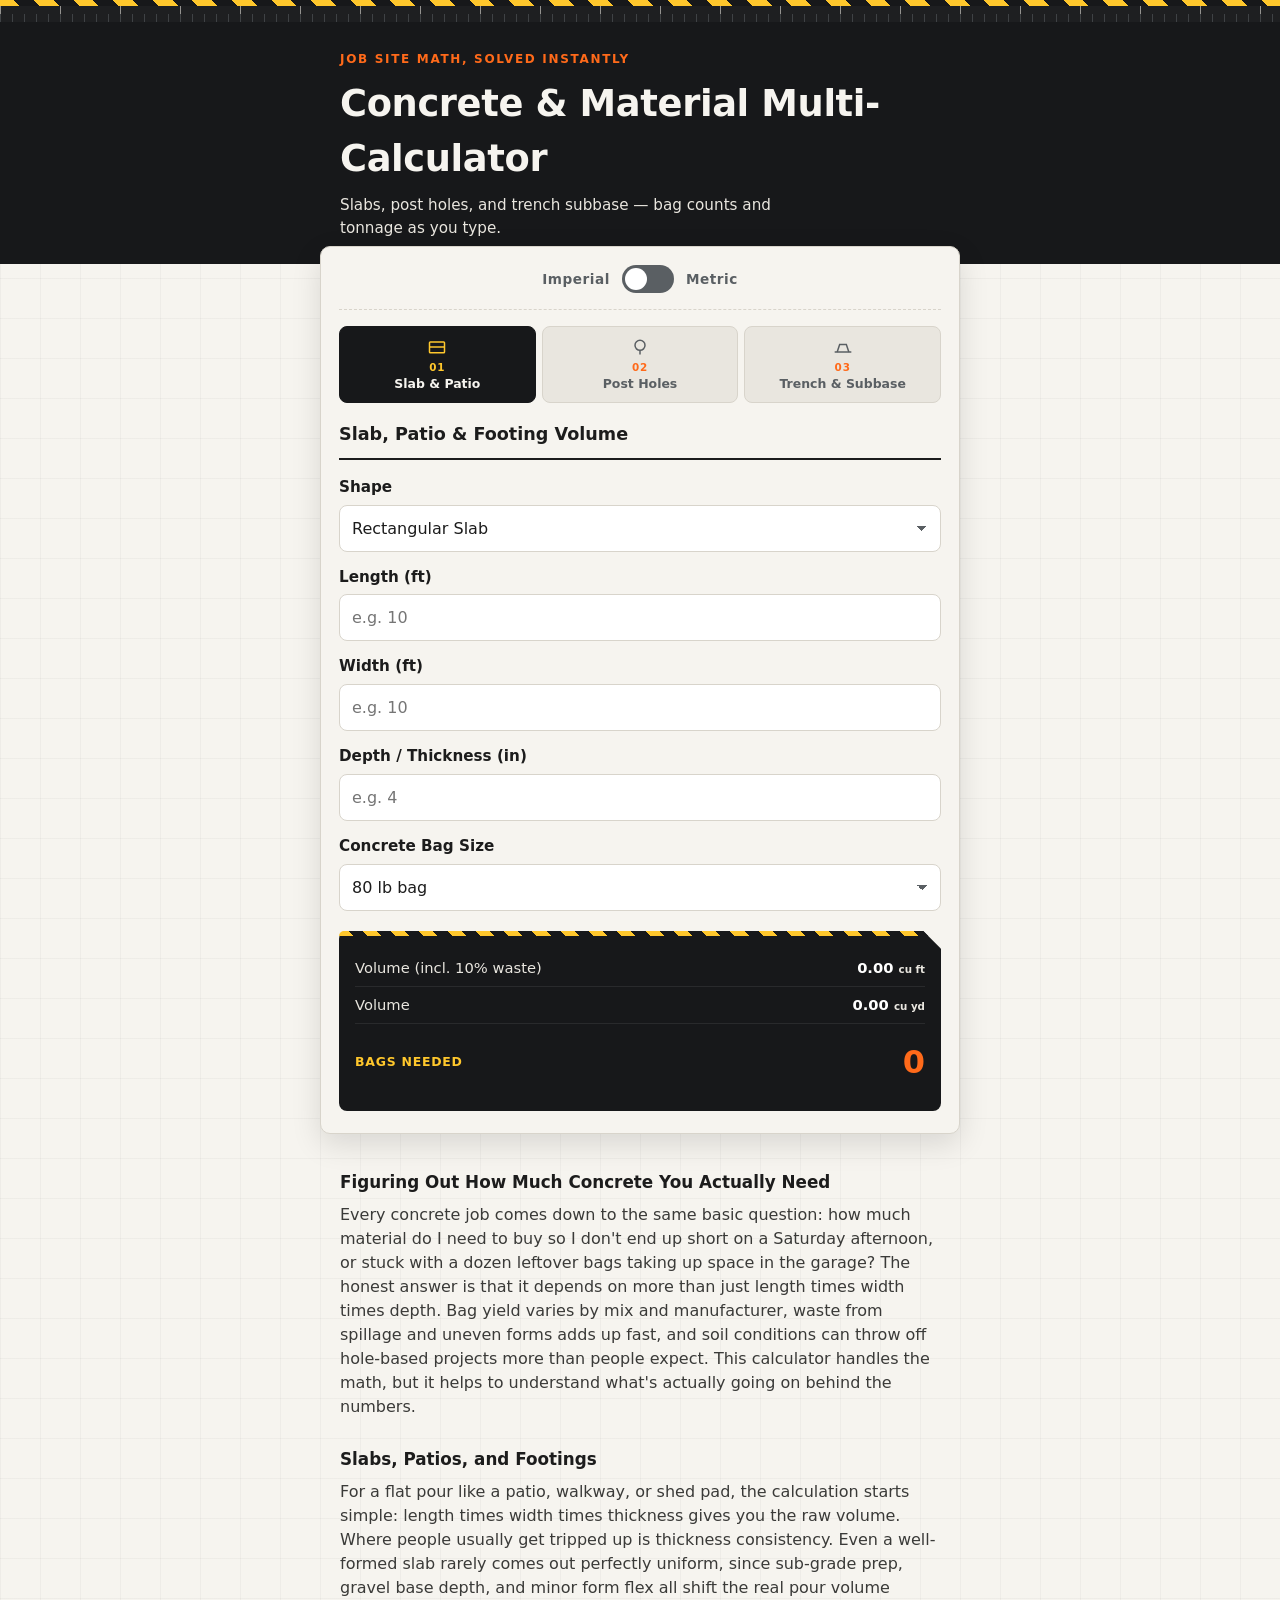
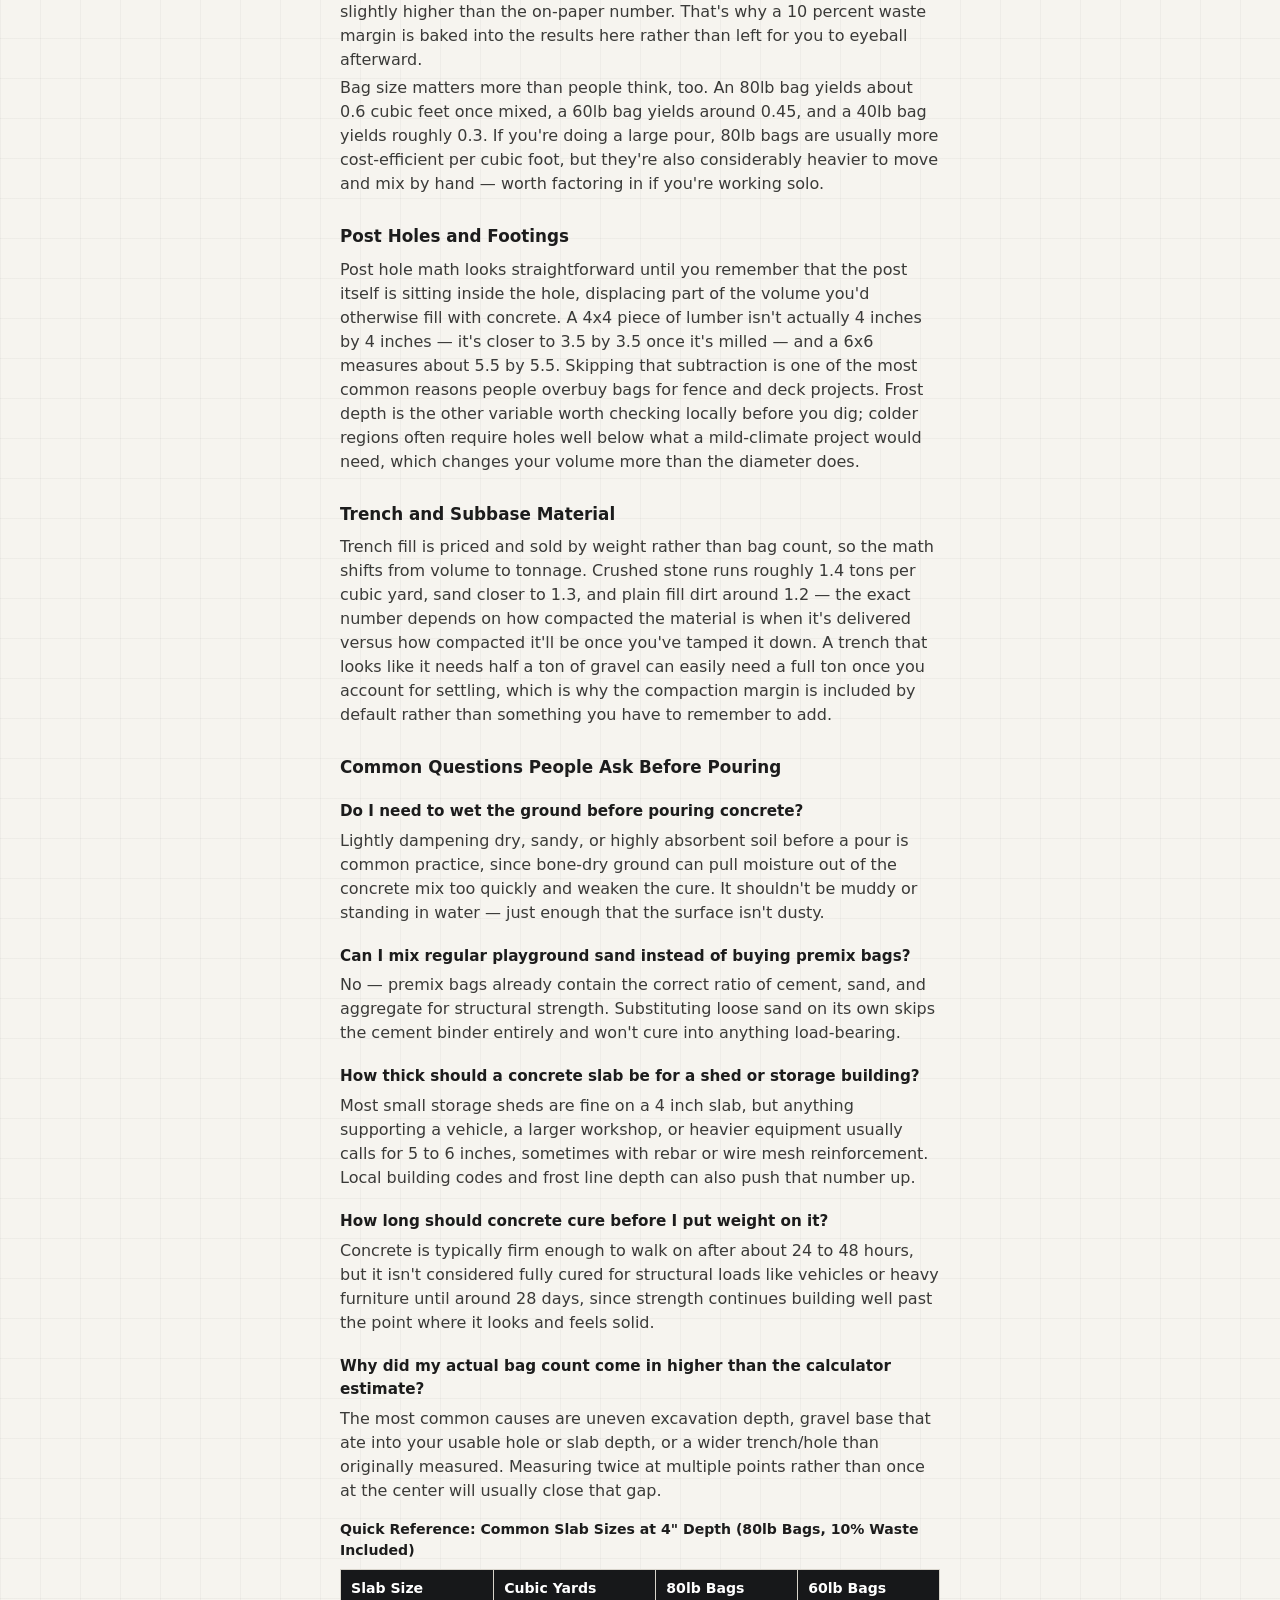
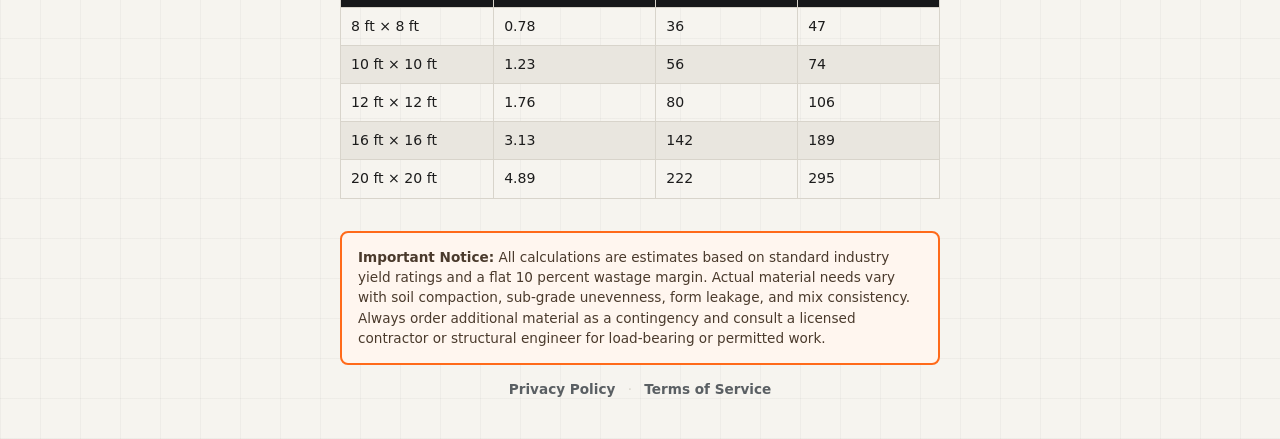
<file: index.html>
<!DOCTYPE html>
<html lang="en">
<head>
<meta charset="UTF-8">
<meta name="viewport" content="width=device-width, initial-scale=1.0, maximum-scale=1.0">
<title>Concrete & Construction Material Multi-Calculator | Slab, Post Hole & Trench Estimator</title>
<meta name="description" content="Free instant concrete calculator for slabs, patios, fence post holes, footings, and trench subbase materials. Get bag counts, cubic yards, and tonnage in real time.">
<link rel="canonical" href="https://bagestimator.com/">
<meta property="og:title" content="Concrete & Construction Material Multi-Calculator">
<meta property="og:description" content="Instant bag counts and material weights for slabs, post holes, and trenches. Built for the job site.">
<meta property="og:type" content="website">
<link rel="stylesheet" href="style.css">
<script type="application/ld+json">
{
  "@context": "https://schema.org",
  "@type": "WebApplication",
  "name": "Concrete & Construction Material Multi-Calculator",
  "applicationCategory": "UtilitiesApplication",
  "operatingSystem": "Any",
  "description": "Instant calculators for concrete slabs, fence post holes, and trench subbase materials, with imperial and metric support.",
  "offers": {
    "@type": "Offer",
    "price": "0",
    "priceCurrency": "USD"
  }
}
</script>
<script type="application/ld+json">
{
  "@context": "https://schema.org",
  "@type": "FAQPage",
  "mainEntity": [
    {
      "@type": "Question",
      "name": "Do I need to wet the ground before pouring concrete?",
      "acceptedAnswer": {
        "@type": "Answer",
        "text": "Lightly dampening dry, sandy, or highly absorbent soil before a pour is common practice, since bone-dry ground can pull moisture out of the concrete mix too quickly and weaken the cure. It shouldn't be muddy or standing in water, just enough that the surface isn't dusty."
      }
    },
    {
      "@type": "Question",
      "name": "Can I mix regular playground sand instead of buying premix bags?",
      "acceptedAnswer": {
        "@type": "Answer",
        "text": "No, premix bags already contain the correct ratio of cement, sand, and aggregate for structural strength. Substituting loose sand on its own skips the cement binder entirely and won't cure into anything load-bearing."
      }
    },
    {
      "@type": "Question",
      "name": "How thick should a concrete slab be for a shed or storage building?",
      "acceptedAnswer": {
        "@type": "Answer",
        "text": "Most small storage sheds are fine on a 4 inch slab, but anything supporting a vehicle, a larger workshop, or heavier equipment usually calls for 5 to 6 inches, sometimes with rebar or wire mesh reinforcement."
      }
    },
    {
      "@type": "Question",
      "name": "How long should concrete cure before I put weight on it?",
      "acceptedAnswer": {
        "@type": "Answer",
        "text": "Concrete is typically firm enough to walk on after about 24 to 48 hours, but it isn't considered fully cured for structural loads like vehicles or heavy furniture until around 28 days."
      }
    }
  ]
}
</script>
</head>
<body>

<div class="adslot adslot--top" id="adTop" aria-hidden="true"></div>

<header class="sitehead">
  <div class="sitehead__bar"></div>
  <div class="sitehead__ruler" aria-hidden="true"></div>
  <div class="sitehead__inner">
    <p class="sitehead__eyebrow">Job Site Math, Solved Instantly</p>
    <h1 class="sitehead__title">Concrete &amp; Material Multi-Calculator</h1>
    <p class="sitehead__sub">Slabs, post holes, and trench subbase — bag counts and tonnage as you type.</p>
  </div>
</header>

<main class="appcard" id="appcard">

  <div class="unittoggle">
    <span class="unittoggle__label" id="unitLabelImperial">Imperial</span>
    <button type="button" class="unittoggle__switch" id="unitSwitch" role="switch" aria-checked="false" aria-label="Toggle between imperial and metric units">
      <span class="unittoggle__knob"></span>
    </button>
    <span class="unittoggle__label" id="unitLabelMetric">Metric</span>
  </div>

  <nav class="tabbar" role="tablist" aria-label="Calculator selection">
    <button class="tabbar__btn is-active" id="tabBtn1" role="tab" aria-selected="true" aria-controls="panel1" data-tab="1">
      <svg class="tabbar__icon" viewBox="0 0 24 24" width="20" height="20" fill="none" stroke="currentColor" stroke-width="1.8" aria-hidden="true"><rect x="3" y="6" width="18" height="13" rx="1"></rect><path d="M3 12h18"></path></svg>
      <span class="tabbar__num">01</span>Slab &amp; Patio
    </button>
    <button class="tabbar__btn" id="tabBtn2" role="tab" aria-selected="false" aria-controls="panel2" data-tab="2">
      <svg class="tabbar__icon" viewBox="0 0 24 24" width="20" height="20" fill="none" stroke="currentColor" stroke-width="1.8" aria-hidden="true"><circle cx="12" cy="10" r="6"></circle><path d="M12 16v5"></path></svg>
      <span class="tabbar__num">02</span>Post Holes
    </button>
    <button class="tabbar__btn" id="tabBtn3" role="tab" aria-selected="false" aria-controls="panel3" data-tab="3">
      <svg class="tabbar__icon" viewBox="0 0 24 24" width="20" height="20" fill="none" stroke="currentColor" stroke-width="1.8" aria-hidden="true"><path d="M2 18h20"></path><path d="M5 18l3-9h8l3 9"></path></svg>
      <span class="tabbar__num">03</span>Trench &amp; Subbase
    </button>
  </nav>

  <section class="panel is-active" id="panel1" role="tabpanel" aria-labelledby="tabBtn1">
    <h2 class="panel__title">Slab, Patio &amp; Footing Volume</h2>

    <div class="field">
      <label for="s1Shape">Shape</label>
      <select id="s1Shape">
        <option value="rect">Rectangular Slab</option>
        <option value="circle">Circular / Round Patio</option>
      </select>
    </div>

    <div class="field" id="s1LengthWrap">
      <label for="s1Length"><span class="unit-len">Length (ft)</span></label>
      <input type="number" id="s1Length" inputmode="decimal" placeholder="e.g. 10" min="0" step="0.01">
    </div>

    <div class="field" id="s1WidthWrap">
      <label for="s1Width"><span class="unit-len">Width (ft)</span></label>
      <input type="number" id="s1Width" inputmode="decimal" placeholder="e.g. 10" min="0" step="0.01">
    </div>

    <div class="field" id="s1DiamWrap" hidden>
      <label for="s1Diam"><span class="unit-len">Diameter (ft)</span></label>
      <input type="number" id="s1Diam" inputmode="decimal" placeholder="e.g. 12" min="0" step="0.01">
    </div>

    <div class="field">
      <label for="s1Depth"><span class="unit-thick">Depth / Thickness (in)</span></label>
      <input type="number" id="s1Depth" inputmode="decimal" placeholder="e.g. 4" min="0" step="0.125">
    </div>

    <div class="field">
      <label for="s1Bag">Concrete Bag Size</label>
      <select id="s1Bag">
        <option value="80">80 lb bag</option>
        <option value="60">60 lb bag</option>
        <option value="40">40 lb bag</option>
      </select>
    </div>

    <div class="results" id="s1Results" aria-live="polite">
      <div class="results__row">
        <span class="results__label">Volume (incl. 10% waste)</span>
        <span class="results__value" id="s1VolOut">0.00 <small class="unit-vol3">cu ft</small></span>
      </div>
      <div class="results__row">
        <span class="results__label">Volume</span>
        <span class="results__value" id="s1YdOut">0.00 <small class="unit-vol3y">cu yd</small></span>
      </div>
      <div class="results__row results__row--hero">
        <span class="results__label">Bags Needed</span>
        <span class="results__value results__value--hero" id="s1BagsOut">0</span>
      </div>
    </div>
  </section>

  <section class="panel" id="panel2" role="tabpanel" aria-labelledby="tabBtn2" hidden>
    <h2 class="panel__title">Fence Post Hole &amp; Sonotube Estimator</h2>
    <p class="panel__linkout"><a href="/concrete-fence-post-calculator.html">Read our full fence post concrete guide &amp; FAQ &rarr;</a></p>

    <div class="field">
      <label for="s2Count">Number of Holes</label>
      <input type="number" id="s2Count" inputmode="decimal" placeholder="e.g. 6" min="0" step="1" value="1">
    </div>

    <div class="field">
      <label for="s2Diam"><span class="unit-thick">Hole Diameter (in)</span></label>
      <input type="number" id="s2Diam" inputmode="decimal" placeholder="e.g. 10" min="0" step="0.125">
    </div>

    <div class="field">
      <label for="s2Depth"><span class="unit-thick">Excavation Depth (in)</span></label>
      <input type="number" id="s2Depth" inputmode="decimal" placeholder="e.g. 24" min="0" step="0.125">
    </div>

    <div class="field">
      <label for="s2Post">Submerged Lumber Post</label>
      <select id="s2Post">
        <option value="none">None / Concrete Column</option>
        <option value="4x4">Standard 4x4 Post</option>
        <option value="6x6">Heavy-Duty 6x6 Post</option>
      </select>
    </div>

    <div class="field">
      <label for="s2Bag">Concrete Bag Size</label>
      <select id="s2Bag">
        <option value="80">80 lb bag</option>
        <option value="60">60 lb bag</option>
        <option value="40">40 lb bag</option>
      </select>
    </div>

    <div class="results" id="s2Results" aria-live="polite">
      <div class="results__row">
        <span class="results__label">Net Volume (incl. 10% waste)</span>
        <span class="results__value" id="s2VolOut">0.00 <small class="unit-vol3">cu ft</small></span>
      </div>
      <div class="results__row">
        <span class="results__label">Volume</span>
        <span class="results__value" id="s2YdOut">0.00 <small class="unit-vol3y">cu yd</small></span>
      </div>
      <div class="results__row results__row--hero">
        <span class="results__label">Bags Needed</span>
        <span class="results__value results__value--hero" id="s2BagsOut">0</span>
      </div>
    </div>
  </section>

  <section class="panel" id="panel3" role="tabpanel" aria-labelledby="tabBtn3" hidden>
    <h2 class="panel__title">Trench, Aggregate &amp; Subbase Weight</h2>

    <div class="field">
      <label for="s3Length"><span class="unit-len">Total Run Length (ft)</span></label>
      <input type="number" id="s3Length" inputmode="decimal" placeholder="e.g. 50" min="0" step="0.01">
    </div>

    <div class="field">
      <label for="s3Width"><span class="unit-len">Trench Width (ft)</span></label>
      <input type="number" id="s3Width" inputmode="decimal" placeholder="e.g. 2" min="0" step="0.01">
    </div>

    <div class="field">
      <label for="s3Depth"><span class="unit-thick">Layer Thickness (in)</span></label>
      <input type="number" id="s3Depth" inputmode="decimal" placeholder="e.g. 6" min="0" step="0.125">
    </div>

    <div class="field">
      <label for="s3Material">Subbase Material</label>
      <select id="s3Material">
        <option value="gravel">Crushed Stone / Gravel Mix</option>
        <option value="sand">Coarse Masonry Sand</option>
        <option value="dirt">Topsoil / Clean Fill Dirt</option>
      </select>
    </div>

    <div class="results" id="s3Results" aria-live="polite">
      <div class="results__row">
        <span class="results__label">Volume (incl. 10% margin)</span>
        <span class="results__value" id="s3VolOut">0.00 <small class="unit-vol3y">cu yd</small></span>
      </div>
      <div class="results__row results__row--hero">
        <span class="results__label">Material Weight</span>
        <span class="results__value results__value--hero" id="s3TonOut">0.00 <small id="s3TonUnit">tons</small></span>
      </div>
    </div>
  </section>

</main>

<div class="adslot adslot--bottom" id="adBottom" aria-hidden="true"></div>

<section class="seo">
  <h2>Figuring Out How Much Concrete You Actually Need</h2>
  <p>Every concrete job comes down to the same basic question: how much material do I need to buy so I don't end up short on a Saturday afternoon, or stuck with a dozen leftover bags taking up space in the garage? The honest answer is that it depends on more than just length times width times depth. Bag yield varies by mix and manufacturer, waste from spillage and uneven forms adds up fast, and soil conditions can throw off hole-based projects more than people expect. This calculator handles the math, but it helps to understand what's actually going on behind the numbers.</p>

  <h2>Slabs, Patios, and Footings</h2>
  <p>For a flat pour like a patio, walkway, or shed pad, the calculation starts simple: length times width times thickness gives you the raw volume. Where people usually get tripped up is thickness consistency. Even a well-formed slab rarely comes out perfectly uniform, since sub-grade prep, gravel base depth, and minor form flex all shift the real pour volume slightly higher than the on-paper number. That's why a 10 percent waste margin is baked into the results here rather than left for you to eyeball afterward.</p>
  <p>Bag size matters more than people think, too. An 80lb bag yields about 0.6 cubic feet once mixed, a 60lb bag yields around 0.45, and a 40lb bag yields roughly 0.3. If you're doing a large pour, 80lb bags are usually more cost-efficient per cubic foot, but they're also considerably heavier to move and mix by hand — worth factoring in if you're working solo.</p>

  <h2>Post Holes and Footings</h2>
  <p>Post hole math looks straightforward until you remember that the post itself is sitting inside the hole, displacing part of the volume you'd otherwise fill with concrete. A 4x4 piece of lumber isn't actually 4 inches by 4 inches — it's closer to 3.5 by 3.5 once it's milled — and a 6x6 measures about 5.5 by 5.5. Skipping that subtraction is one of the most common reasons people overbuy bags for fence and deck projects. Frost depth is the other variable worth checking locally before you dig; colder regions often require holes well below what a mild-climate project would need, which changes your volume more than the diameter does.</p>

  <h2>Trench and Subbase Material</h2>
  <p>Trench fill is priced and sold by weight rather than bag count, so the math shifts from volume to tonnage. Crushed stone runs roughly 1.4 tons per cubic yard, sand closer to 1.3, and plain fill dirt around 1.2 — the exact number depends on how compacted the material is when it's delivered versus how compacted it'll be once you've tamped it down. A trench that looks like it needs half a ton of gravel can easily need a full ton once you account for settling, which is why the compaction margin is included by default rather than something you have to remember to add.</p>

  <h2>Common Questions People Ask Before Pouring</h2>

  <h3>Do I need to wet the ground before pouring concrete?</h3>
  <p>Lightly dampening dry, sandy, or highly absorbent soil before a pour is common practice, since bone-dry ground can pull moisture out of the concrete mix too quickly and weaken the cure. It shouldn't be muddy or standing in water — just enough that the surface isn't dusty.</p>

  <h3>Can I mix regular playground sand instead of buying premix bags?</h3>
  <p>No — premix bags already contain the correct ratio of cement, sand, and aggregate for structural strength. Substituting loose sand on its own skips the cement binder entirely and won't cure into anything load-bearing.</p>

  <h3>How thick should a concrete slab be for a shed or storage building?</h3>
  <p>Most small storage sheds are fine on a 4 inch slab, but anything supporting a vehicle, a larger workshop, or heavier equipment usually calls for 5 to 6 inches, sometimes with rebar or wire mesh reinforcement. Local building codes and frost line depth can also push that number up.</p>

  <h3>How long should concrete cure before I put weight on it?</h3>
  <p>Concrete is typically firm enough to walk on after about 24 to 48 hours, but it isn't considered fully cured for structural loads like vehicles or heavy furniture until around 28 days, since strength continues building well past the point where it looks and feels solid.</p>

  <h3>Why did my actual bag count come in higher than the calculator estimate?</h3>
  <p>The most common causes are uneven excavation depth, gravel base that ate into your usable hole or slab depth, or a wider trench/hole than originally measured. Measuring twice at multiple points rather than once at the center will usually close that gap.</p>

  <table class="seo__table">
    <caption>Quick Reference: Common Slab Sizes at 4&quot; Depth (80lb Bags, 10% Waste Included)</caption>
    <thead>
      <tr>
        <th scope="col">Slab Size</th>
        <th scope="col">Cubic Yards</th>
        <th scope="col">80lb Bags</th>
        <th scope="col">60lb Bags</th>
      </tr>
    </thead>
    <tbody>
      <tr><td>8 ft × 8 ft</td><td>0.78</td><td>36</td><td>47</td></tr>
      <tr><td>10 ft × 10 ft</td><td>1.23</td><td>56</td><td>74</td></tr>
      <tr><td>12 ft × 12 ft</td><td>1.76</td><td>80</td><td>106</td></tr>
      <tr><td>16 ft × 16 ft</td><td>3.13</td><td>142</td><td>189</td></tr>
      <tr><td>20 ft × 20 ft</td><td>4.89</td><td>222</td><td>295</td></tr>
    </tbody>
  </table>
</section>

<footer class="sitefoot">
  <div class="sitefoot__disclaimer">
    <strong>Important Notice:</strong> All calculations are estimates based on standard industry yield ratings and a flat 10 percent wastage margin. Actual material needs vary with soil compaction, sub-grade unevenness, form leakage, and mix consistency. Always order additional material as a contingency and consult a licensed contractor or structural engineer for load-bearing or permitted work.
  </div>
  <nav class="sitefoot__links" aria-label="Legal">
    <a href="/privacy.html">Privacy Policy</a>
    <span class="sitefoot__divider" aria-hidden="true">&middot;</span>
    <a href="/terms.html">Terms of Service</a>
  </nav>
</footer>

<script src="app.js"></script>
</body>
</html>
</file>
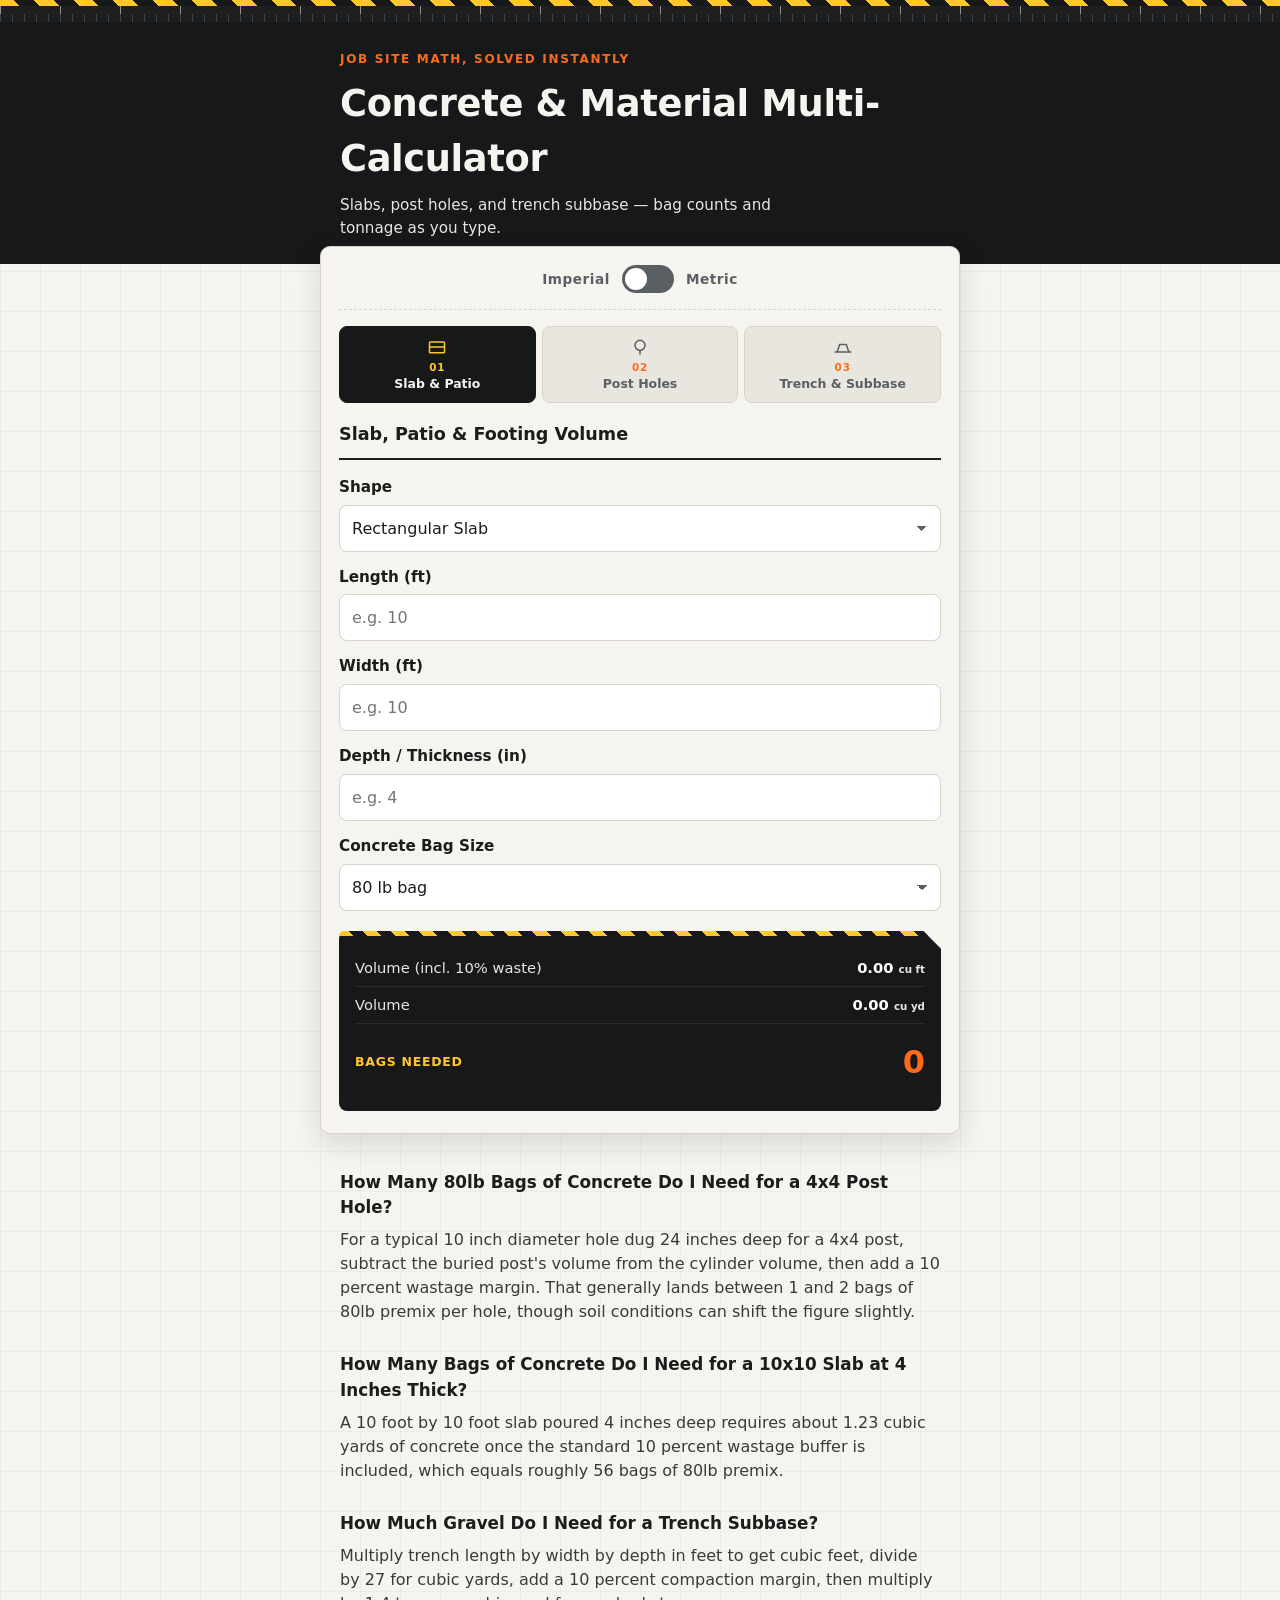
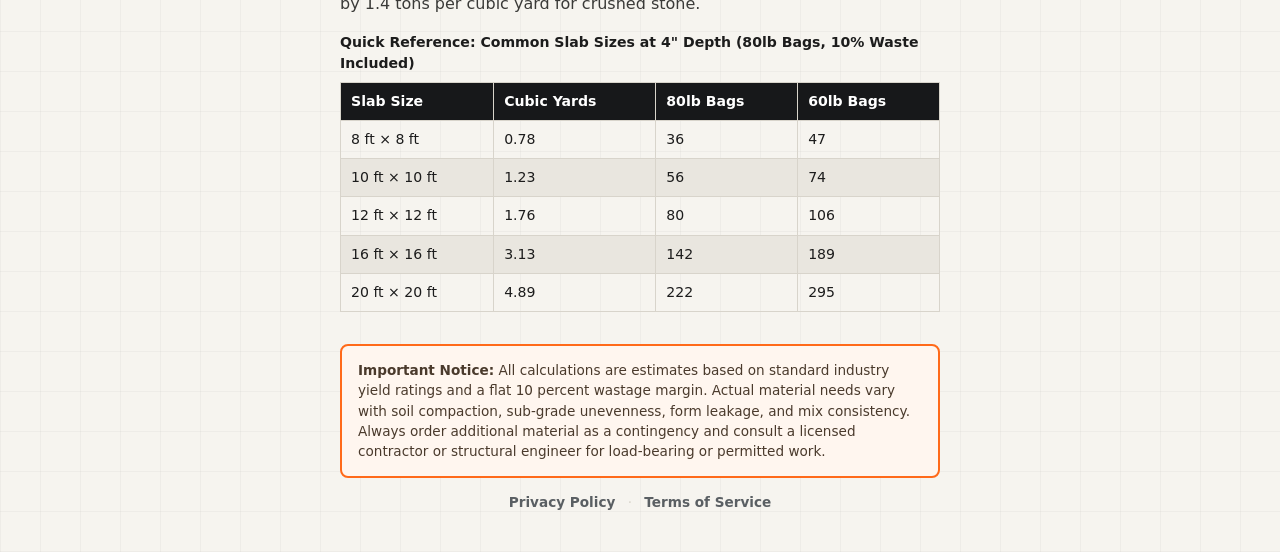
<file: concrete-calculator.html>
<!DOCTYPE html>
<html lang="en">
<head>
<meta charset="UTF-8">
<meta name="viewport" content="width=device-width, initial-scale=1.0, maximum-scale=1.0">
<title>Concrete & Construction Material Multi-Calculator | Slab, Post Hole & Trench Estimator</title>
<meta name="description" content="Free instant concrete calculator for slabs, patios, fence post holes, footings, and trench subbase materials. Get bag counts, cubic yards, and tonnage in real time.">
<link rel="canonical" href="https://example.com/concrete-calculator">
<meta property="og:title" content="Concrete & Construction Material Multi-Calculator">
<meta property="og:description" content="Instant bag counts and material weights for slabs, post holes, and trenches. Built for the job site.">
<meta property="og:type" content="website">
<style>
:root {
  --asphalt-900: #17181a;
  --asphalt-800: #232527;
  --concrete-200: #e9e6df;
  --concrete-100: #f6f4ef;
  --steel-600: #5a5f63;
  --safety-orange: #ff6a1a;
  --safety-orange-dark: #d9550f;
  --safety-yellow: #ffc72c;
  --ink: #1c1c1c;
  --line: #d8d4cb;
  --radius: 10px;
  --font-display: "Bahnschrift", "SF Compact Display", "Arial Narrow", system-ui, sans-serif;
  --font-body: -apple-system, BlinkMacSystemFont, "Segoe UI", Roboto, system-ui, sans-serif;
}

* { box-sizing: border-box; }

html { -webkit-text-size-adjust: 100%; }

body {
  margin: 0;
  background:
    repeating-linear-gradient(0deg, rgba(23,24,26,0.035) 0, rgba(23,24,26,0.035) 1px, transparent 1px, transparent 40px),
    repeating-linear-gradient(90deg, rgba(23,24,26,0.035) 0, rgba(23,24,26,0.035) 1px, transparent 1px, transparent 40px),
    var(--concrete-100);
  color: var(--ink);
  font-family: var(--font-body);
  line-height: 1.5;
}

.adslot {
  width: 100%;
  min-height: 0;
}
.adslot:empty {
  display: none !important;
  margin: 0 !important;
  padding: 0 !important;
}

.sitehead {
  background: var(--asphalt-900);
  color: var(--concrete-100);
  position: relative;
  overflow: hidden;
}
.sitehead__bar {
  height: 6px;
  background: repeating-linear-gradient(
    45deg,
    var(--safety-yellow),
    var(--safety-yellow) 14px,
    var(--asphalt-900) 14px,
    var(--asphalt-900) 28px
  );
}
.sitehead__ruler {
  height: 16px;
  background: var(--asphalt-800);
  background-image: repeating-linear-gradient(
    90deg,
    var(--steel-600) 0,
    var(--steel-600) 1px,
    transparent 1px,
    transparent 12px
  ),
  repeating-linear-gradient(
    90deg,
    var(--concrete-200) 0,
    var(--concrete-200) 1px,
    transparent 1px,
    transparent 60px
  );
  background-size: 12px 8px, 60px 16px;
  background-position: left bottom, left bottom;
  background-repeat: repeat-x;
  opacity: 0.6;
}
.sitehead__inner {
  max-width: 640px;
  margin: 0 auto;
  padding: 28px 20px 24px;
}
.sitehead__eyebrow {
  font-family: var(--font-display);
  text-transform: uppercase;
  letter-spacing: 0.14em;
  font-size: 0.75rem;
  color: var(--safety-orange);
  margin: 0 0 8px;
  font-weight: 700;
}
.sitehead__title {
  font-family: var(--font-display);
  font-weight: 800;
  font-size: clamp(1.6rem, 6vw, 2.3rem);
  margin: 0 0 8px;
  letter-spacing: -0.01em;
}
.sitehead__sub {
  margin: 0;
  color: var(--concrete-200);
  font-size: 0.95rem;
  max-width: 46ch;
}

.appcard {
  max-width: 640px;
  margin: -18px auto 0;
  background: var(--concrete-100);
  border: 1px solid var(--line);
  border-radius: var(--radius);
  box-shadow: 0 10px 30px rgba(0,0,0,0.12);
  position: relative;
  z-index: 2;
  padding: 18px 18px 22px;
}

.unittoggle {
  display: flex;
  align-items: center;
  justify-content: center;
  gap: 12px;
  padding-bottom: 16px;
  margin-bottom: 16px;
  border-bottom: 1px dashed var(--line);
}
.unittoggle__label {
  font-family: var(--font-display);
  font-weight: 700;
  font-size: 0.85rem;
  letter-spacing: 0.04em;
  color: var(--steel-600);
}
.unittoggle__label.is-active { color: var(--ink); }
.unittoggle__switch {
  position: relative;
  width: 52px;
  height: 28px;
  border-radius: 999px;
  background: var(--steel-600);
  border: none;
  cursor: pointer;
  padding: 0;
  flex-shrink: 0;
}
.unittoggle__switch[aria-checked="true"] { background: var(--safety-orange); }
.unittoggle__knob {
  position: absolute;
  top: 3px;
  left: 3px;
  width: 22px;
  height: 22px;
  border-radius: 50%;
  background: #fff;
  transition: transform 0.15s ease;
}
.unittoggle__switch[aria-checked="true"] .unittoggle__knob {
  transform: translateX(24px);
}

.tabbar {
  display: flex;
  gap: 6px;
  margin-bottom: 18px;
}
.tabbar__icon {
  color: var(--steel-600);
}
.tabbar__btn.is-active .tabbar__icon { color: var(--safety-yellow); }
.tabbar__btn {
  flex: 1;
  background: var(--concrete-200);
  border: 1px solid var(--line);
  border-radius: 8px;
  padding: 10px 6px;
  font-family: var(--font-display);
  font-weight: 700;
  font-size: 0.78rem;
  color: var(--steel-600);
  cursor: pointer;
  display: flex;
  flex-direction: column;
  align-items: center;
  gap: 4px;
  line-height: 1.2;
  transition: background 0.12s ease, color 0.12s ease, transform 0.08s ease;
}
.tabbar__btn:hover:not(.is-active) {
  background: #ddd9cf;
}
.tabbar__btn:active {
  transform: scale(0.97);
}
.tabbar__num {
  font-size: 0.65rem;
  color: var(--safety-orange);
  letter-spacing: 0.08em;
}
.tabbar__btn.is-active {
  background: var(--asphalt-900);
  color: var(--concrete-100);
  border-color: var(--asphalt-900);
}
.tabbar__btn.is-active .tabbar__num { color: var(--safety-yellow); }

.panel { display: none; }
.panel.is-active { display: block; }

.panel__title {
  font-family: var(--font-display);
  font-size: 1.1rem;
  font-weight: 800;
  margin: 0 0 16px;
  padding-bottom: 10px;
  border-bottom: 2px solid var(--ink);
}

.field {
  margin-bottom: 14px;
}
.field label {
  display: block;
  font-weight: 700;
  font-size: 0.95rem;
  margin-bottom: 6px;
  color: var(--ink);
}
.field input,
.field select {
  width: 100%;
  font-size: 16px;
  padding: 13px 12px;
  border: 1.5px solid var(--line);
  border-radius: 8px;
  background: #fff;
  color: var(--ink);
  font-family: var(--font-body);
  appearance: none;
  -webkit-appearance: none;
  transition: border-color 0.12s ease;
}
.field input:hover,
.field select:hover {
  border-color: var(--steel-600);
}
.field select {
  background-image: linear-gradient(45deg, transparent 50%, var(--steel-600) 50%), linear-gradient(135deg, var(--steel-600) 50%, transparent 50%);
  background-position: calc(100% - 18px) center, calc(100% - 13px) center;
  background-size: 5px 5px, 5px 5px;
  background-repeat: no-repeat;
  padding-right: 34px;
}
.field input:focus,
.field select:focus {
  outline: 3px solid var(--safety-orange);
  outline-offset: 1px;
  border-color: var(--safety-orange);
}

.results {
  margin-top: 20px;
  background: var(--asphalt-900);
  border-radius: 8px;
  padding: 16px 16px 18px;
  position: relative;
  clip-path: polygon(0 0, calc(100% - 18px) 0, 100% 18px, 100% 100%, 0 100%);
}
.results::before {
  content: "";
  display: block;
  height: 5px;
  margin: -16px -16px 14px;
  border-radius: 8px 8px 0 0;
  background: repeating-linear-gradient(
    45deg,
    var(--safety-yellow),
    var(--safety-yellow) 10px,
    var(--asphalt-900) 10px,
    var(--asphalt-900) 20px
  );
}
.results__row {
  display: flex;
  justify-content: space-between;
  align-items: baseline;
  padding: 7px 0;
  color: var(--concrete-200);
  font-size: 0.92rem;
  border-bottom: 1px solid rgba(255,255,255,0.08);
}
.results__row:last-child { border-bottom: none; }
.results__value { font-family: var(--font-display); font-weight: 700; color: #fff; }
.results__row--hero {
  padding-top: 14px;
  align-items: center;
}
.results__row--hero .results__label {
  color: var(--safety-yellow);
  font-weight: 700;
  text-transform: uppercase;
  font-size: 0.78rem;
  letter-spacing: 0.06em;
}
.results__value--hero {
  font-size: 2rem;
  color: var(--safety-orange);
}
.results__value small { font-weight: 600; font-size: 0.7em; color: var(--concrete-200); }

.seo {
  max-width: 640px;
  margin: 36px auto 0;
  padding: 0 20px;
}
.seo h2 {
  font-family: var(--font-display);
  font-size: 1.05rem;
  margin: 28px 0 8px;
}
.seo p { margin: 0 0 4px; color: #3a3a38; }
.seo__table {
  width: 100%;
  border-collapse: collapse;
  margin: 16px 0 8px;
  font-size: 0.88rem;
}
.seo__table caption {
  text-align: left;
  font-weight: 700;
  margin-bottom: 8px;
  font-family: var(--font-display);
}
.seo__table th, .seo__table td {
  border: 1px solid var(--line);
  padding: 8px 10px;
  text-align: left;
}
.seo__table th {
  background: var(--asphalt-900);
  color: #fff;
}
.seo__table tr:nth-child(even) td { background: var(--concrete-200); }

.sitefoot {
  max-width: 640px;
  margin: 32px auto 0;
  padding: 0 20px 40px;
}
.sitefoot__disclaimer {
  border: 2px solid var(--safety-orange);
  background: #fff6ef;
  border-radius: 8px;
  padding: 14px 16px;
  font-size: 0.85rem;
  color: #4a3a2c;
}
.sitefoot__links {
  margin-top: 14px;
  text-align: center;
  font-size: 0.85rem;
}
.sitefoot__links a {
  color: var(--steel-600);
  text-decoration: none;
  font-weight: 700;
}
.sitefoot__links a:hover {
  color: var(--safety-orange);
  text-decoration: underline;
}
.sitefoot__divider {
  margin: 0 8px;
  color: var(--line);
}

@media (min-width: 540px) {
  .field--pair { display: flex; gap: 12px; }
}

@media (prefers-reduced-motion: reduce) {
  .unittoggle__knob { transition: none; }
}

</style>
<script type="application/ld+json">
{
  "@context": "https://schema.org",
  "@type": "WebApplication",
  "name": "Concrete & Construction Material Multi-Calculator",
  "applicationCategory": "UtilitiesApplication",
  "operatingSystem": "Any",
  "description": "Instant calculators for concrete slabs, fence post holes, and trench subbase materials, with imperial and metric support.",
  "offers": {
    "@type": "Offer",
    "price": "0",
    "priceCurrency": "USD"
  }
}
</script>
<script type="application/ld+json">
{
  "@context": "https://schema.org",
  "@type": "FAQPage",
  "mainEntity": [
    {
      "@type": "Question",
      "name": "How many 80lb bags of concrete do I need for a 4x4 post hole?",
      "acceptedAnswer": {
        "@type": "Answer",
        "text": "A 4x4 post hole that is 10 inches in diameter and 24 inches deep requires roughly 1 to 2 bags of 80lb concrete mix once the volume of the buried post is subtracted and a 10 percent wastage margin is added."
      }
    },
    {
      "@type": "Question",
      "name": "How many bags of concrete do I need for a 10x10 slab at 4 inches thick?",
      "acceptedAnswer": {
        "@type": "Answer",
        "text": "A 10 foot by 10 foot slab poured at 4 inches deep needs about 1.23 cubic yards of concrete, which works out to approximately 56 bags of 80lb premix including a 10 percent wastage allowance."
      }
    },
    {
      "@type": "Question",
      "name": "How much gravel do I need for a trench subbase?",
      "acceptedAnswer": {
        "@type": "Answer",
        "text": "Multiply the trench length by width by depth in feet to get cubic feet, divide by 27 for cubic yards, then multiply by 1.4 tons per cubic yard for crushed stone, including a 10 percent compaction margin."
      }
    }
  ]
}
</script>
</head>
<body>

<div class="adslot adslot--top" id="adTop" aria-hidden="true"></div>

<header class="sitehead">
  <div class="sitehead__bar"></div>
  <div class="sitehead__ruler" aria-hidden="true"></div>
  <div class="sitehead__inner">
    <p class="sitehead__eyebrow">Job Site Math, Solved Instantly</p>
    <h1 class="sitehead__title">Concrete &amp; Material Multi-Calculator</h1>
    <p class="sitehead__sub">Slabs, post holes, and trench subbase — bag counts and tonnage as you type.</p>
  </div>
</header>

<main class="appcard" id="appcard">

  <div class="unittoggle">
    <span class="unittoggle__label" id="unitLabelImperial">Imperial</span>
    <button type="button" class="unittoggle__switch" id="unitSwitch" role="switch" aria-checked="false" aria-label="Toggle between imperial and metric units">
      <span class="unittoggle__knob"></span>
    </button>
    <span class="unittoggle__label" id="unitLabelMetric">Metric</span>
  </div>

  <nav class="tabbar" role="tablist" aria-label="Calculator selection">
    <button class="tabbar__btn is-active" id="tabBtn1" role="tab" aria-selected="true" aria-controls="panel1" data-tab="1">
      <svg class="tabbar__icon" viewBox="0 0 24 24" width="20" height="20" fill="none" stroke="currentColor" stroke-width="1.8" aria-hidden="true"><rect x="3" y="6" width="18" height="13" rx="1"></rect><path d="M3 12h18"></path></svg>
      <span class="tabbar__num">01</span>Slab &amp; Patio
    </button>
    <button class="tabbar__btn" id="tabBtn2" role="tab" aria-selected="false" aria-controls="panel2" data-tab="2">
      <svg class="tabbar__icon" viewBox="0 0 24 24" width="20" height="20" fill="none" stroke="currentColor" stroke-width="1.8" aria-hidden="true"><circle cx="12" cy="10" r="6"></circle><path d="M12 16v5"></path></svg>
      <span class="tabbar__num">02</span>Post Holes
    </button>
    <button class="tabbar__btn" id="tabBtn3" role="tab" aria-selected="false" aria-controls="panel3" data-tab="3">
      <svg class="tabbar__icon" viewBox="0 0 24 24" width="20" height="20" fill="none" stroke="currentColor" stroke-width="1.8" aria-hidden="true"><path d="M2 18h20"></path><path d="M5 18l3-9h8l3 9"></path></svg>
      <span class="tabbar__num">03</span>Trench &amp; Subbase
    </button>
  </nav>

  <section class="panel is-active" id="panel1" role="tabpanel" aria-labelledby="tabBtn1">
    <h2 class="panel__title">Slab, Patio &amp; Footing Volume</h2>

    <div class="field">
      <label for="s1Shape">Shape</label>
      <select id="s1Shape">
        <option value="rect">Rectangular Slab</option>
        <option value="circle">Circular / Round Patio</option>
      </select>
    </div>

    <div class="field" id="s1LengthWrap">
      <label for="s1Length"><span class="unit-len">Length (ft)</span></label>
      <input type="number" id="s1Length" inputmode="decimal" placeholder="e.g. 10" min="0" step="0.01">
    </div>

    <div class="field" id="s1WidthWrap">
      <label for="s1Width"><span class="unit-len">Width (ft)</span></label>
      <input type="number" id="s1Width" inputmode="decimal" placeholder="e.g. 10" min="0" step="0.01">
    </div>

    <div class="field" id="s1DiamWrap" hidden>
      <label for="s1Diam"><span class="unit-len">Diameter (ft)</span></label>
      <input type="number" id="s1Diam" inputmode="decimal" placeholder="e.g. 12" min="0" step="0.01">
    </div>

    <div class="field">
      <label for="s1Depth"><span class="unit-thick">Depth / Thickness (in)</span></label>
      <input type="number" id="s1Depth" inputmode="decimal" placeholder="e.g. 4" min="0" step="0.125">
    </div>

    <div class="field">
      <label for="s1Bag">Concrete Bag Size</label>
      <select id="s1Bag">
        <option value="80">80 lb bag</option>
        <option value="60">60 lb bag</option>
        <option value="40">40 lb bag</option>
      </select>
    </div>

    <div class="results" id="s1Results" aria-live="polite">
      <div class="results__row">
        <span class="results__label">Volume (incl. 10% waste)</span>
        <span class="results__value" id="s1VolOut">0.00 <small class="unit-vol3">cu ft</small></span>
      </div>
      <div class="results__row">
        <span class="results__label">Volume</span>
        <span class="results__value" id="s1YdOut">0.00 <small class="unit-vol3y">cu yd</small></span>
      </div>
      <div class="results__row results__row--hero">
        <span class="results__label">Bags Needed</span>
        <span class="results__value results__value--hero" id="s1BagsOut">0</span>
      </div>
    </div>
  </section>

  <section class="panel" id="panel2" role="tabpanel" aria-labelledby="tabBtn2" hidden>
    <h2 class="panel__title">Fence Post Hole &amp; Sonotube Estimator</h2>

    <div class="field">
      <label for="s2Count">Number of Holes</label>
      <input type="number" id="s2Count" inputmode="decimal" placeholder="e.g. 6" min="0" step="1" value="1">
    </div>

    <div class="field">
      <label for="s2Diam"><span class="unit-thick">Hole Diameter (in)</span></label>
      <input type="number" id="s2Diam" inputmode="decimal" placeholder="e.g. 10" min="0" step="0.125">
    </div>

    <div class="field">
      <label for="s2Depth"><span class="unit-thick">Excavation Depth (in)</span></label>
      <input type="number" id="s2Depth" inputmode="decimal" placeholder="e.g. 24" min="0" step="0.125">
    </div>

    <div class="field">
      <label for="s2Post">Submerged Lumber Post</label>
      <select id="s2Post">
        <option value="none">None / Concrete Column</option>
        <option value="4x4">Standard 4x4 Post</option>
        <option value="6x6">Heavy-Duty 6x6 Post</option>
      </select>
    </div>

    <div class="field">
      <label for="s2Bag">Concrete Bag Size</label>
      <select id="s2Bag">
        <option value="80">80 lb bag</option>
        <option value="60">60 lb bag</option>
        <option value="40">40 lb bag</option>
      </select>
    </div>

    <div class="results" id="s2Results" aria-live="polite">
      <div class="results__row">
        <span class="results__label">Net Volume (incl. 10% waste)</span>
        <span class="results__value" id="s2VolOut">0.00 <small class="unit-vol3">cu ft</small></span>
      </div>
      <div class="results__row">
        <span class="results__label">Volume</span>
        <span class="results__value" id="s2YdOut">0.00 <small class="unit-vol3y">cu yd</small></span>
      </div>
      <div class="results__row results__row--hero">
        <span class="results__label">Bags Needed</span>
        <span class="results__value results__value--hero" id="s2BagsOut">0</span>
      </div>
    </div>
  </section>

  <section class="panel" id="panel3" role="tabpanel" aria-labelledby="tabBtn3" hidden>
    <h2 class="panel__title">Trench, Aggregate &amp; Subbase Weight</h2>

    <div class="field">
      <label for="s3Length"><span class="unit-len">Total Run Length (ft)</span></label>
      <input type="number" id="s3Length" inputmode="decimal" placeholder="e.g. 50" min="0" step="0.01">
    </div>

    <div class="field">
      <label for="s3Width"><span class="unit-len">Trench Width (ft)</span></label>
      <input type="number" id="s3Width" inputmode="decimal" placeholder="e.g. 2" min="0" step="0.01">
    </div>

    <div class="field">
      <label for="s3Depth"><span class="unit-thick">Layer Thickness (in)</span></label>
      <input type="number" id="s3Depth" inputmode="decimal" placeholder="e.g. 6" min="0" step="0.125">
    </div>

    <div class="field">
      <label for="s3Material">Subbase Material</label>
      <select id="s3Material">
        <option value="gravel">Crushed Stone / Gravel Mix</option>
        <option value="sand">Coarse Masonry Sand</option>
        <option value="dirt">Topsoil / Clean Fill Dirt</option>
      </select>
    </div>

    <div class="results" id="s3Results" aria-live="polite">
      <div class="results__row">
        <span class="results__label">Volume (incl. 10% margin)</span>
        <span class="results__value" id="s3VolOut">0.00 <small class="unit-vol3y">cu yd</small></span>
      </div>
      <div class="results__row results__row--hero">
        <span class="results__label">Material Weight</span>
        <span class="results__value results__value--hero" id="s3TonOut">0.00 <small id="s3TonUnit">tons</small></span>
      </div>
    </div>
  </section>

</main>

<div class="adslot adslot--bottom" id="adBottom" aria-hidden="true"></div>

<section class="seo">
  <h2>How Many 80lb Bags of Concrete Do I Need for a 4x4 Post Hole?</h2>
  <p>For a typical 10 inch diameter hole dug 24 inches deep for a 4x4 post, subtract the buried post's volume from the cylinder volume, then add a 10 percent wastage margin. That generally lands between 1 and 2 bags of 80lb premix per hole, though soil conditions can shift the figure slightly.</p>

  <h2>How Many Bags of Concrete Do I Need for a 10x10 Slab at 4 Inches Thick?</h2>
  <p>A 10 foot by 10 foot slab poured 4 inches deep requires about 1.23 cubic yards of concrete once the standard 10 percent wastage buffer is included, which equals roughly 56 bags of 80lb premix.</p>

  <h2>How Much Gravel Do I Need for a Trench Subbase?</h2>
  <p>Multiply trench length by width by depth in feet to get cubic feet, divide by 27 for cubic yards, add a 10 percent compaction margin, then multiply by 1.4 tons per cubic yard for crushed stone.</p>

  <table class="seo__table">
    <caption>Quick Reference: Common Slab Sizes at 4&quot; Depth (80lb Bags, 10% Waste Included)</caption>
    <thead>
      <tr>
        <th scope="col">Slab Size</th>
        <th scope="col">Cubic Yards</th>
        <th scope="col">80lb Bags</th>
        <th scope="col">60lb Bags</th>
      </tr>
    </thead>
    <tbody>
      <tr><td>8 ft × 8 ft</td><td>0.78</td><td>36</td><td>47</td></tr>
      <tr><td>10 ft × 10 ft</td><td>1.23</td><td>56</td><td>74</td></tr>
      <tr><td>12 ft × 12 ft</td><td>1.76</td><td>80</td><td>106</td></tr>
      <tr><td>16 ft × 16 ft</td><td>3.13</td><td>142</td><td>189</td></tr>
      <tr><td>20 ft × 20 ft</td><td>4.89</td><td>222</td><td>295</td></tr>
    </tbody>
  </table>
</section>

<footer class="sitefoot">
  <div class="sitefoot__disclaimer">
    <strong>Important Notice:</strong> All calculations are estimates based on standard industry yield ratings and a flat 10 percent wastage margin. Actual material needs vary with soil compaction, sub-grade unevenness, form leakage, and mix consistency. Always order additional material as a contingency and consult a licensed contractor or structural engineer for load-bearing or permitted work.
  </div>
  <nav class="sitefoot__links" aria-label="Legal">
    <a href="/privacy.html">Privacy Policy</a>
    <span class="sitefoot__divider" aria-hidden="true">&middot;</span>
    <a href="/terms.html">Terms of Service</a>
  </nav>
</footer>

<script>
(function () {
  "use strict";

  var FT_TO_M = 0.3048;
  var IN_TO_CM = 2.54;
  var CUFT_TO_CUM = 0.0283168;
  var CUYD_TO_CUM = 0.764555;
  var TON_TO_TONNE = 0.907185;

  var isMetric = false;

  var lengthInputs = ["s1Length", "s1Width", "s1Diam", "s3Length", "s3Width"];
  var thicknessInputs = ["s1Depth", "s2Diam", "s2Depth", "s3Depth"];

  var labelMap = [
    { selector: "#s1LengthWrap label .unit-len", imperial: "Length (ft)", metric: "Length (m)" },
    { selector: "#s1WidthWrap label .unit-len", imperial: "Width (ft)", metric: "Width (m)" },
    { selector: "#s1DiamWrap label .unit-len", imperial: "Diameter (ft)", metric: "Diameter (m)" },
    { id: "s1Depth", imperial: "Depth / Thickness (in)", metric: "Depth / Thickness (cm)" },
    { id: "s2Diam", imperial: "Hole Diameter (in)", metric: "Hole Diameter (cm)" },
    { id: "s2Depth", imperial: "Excavation Depth (in)", metric: "Excavation Depth (cm)" },
    { id: "s3Length", imperial: "Total Run Length (ft)", metric: "Total Run Length (m)" },
    { id: "s3Width", imperial: "Trench Width (ft)", metric: "Trench Width (m)" },
    { id: "s3Depth", imperial: "Layer Thickness (in)", metric: "Layer Thickness (cm)" }
  ];

  function $(id) { return document.getElementById(id); }
  function num(id) {
    var el = $(id);
    if (!el) return 0;
    var v = parseFloat(el.value);
    return isNaN(v) || v < 0 ? 0 : v;
  }

  function bagYieldCuFt(size) {
    if (size === "80") return 0.60;
    if (size === "60") return 0.45;
    return 0.30;
  }

  function fmt(n, places) {
    if (!isFinite(n)) return "0";
    return n.toFixed(places === undefined ? 2 : places);
  }

  function updateUnitLabels() {
    labelMap.forEach(function (entry) {
      var el = entry.id ? $(entry.id) : null;
      var labelEl = null;
      if (el) {
        var wrap = el.closest(".field");
        labelEl = wrap ? wrap.querySelector("label") : null;
        if (labelEl) labelEl.textContent = isMetric ? entry.metric : entry.imperial;
      } else if (entry.selector) {
        var span = document.querySelector(entry.selector);
        if (span) span.textContent = isMetric ? entry.metric : entry.imperial;
      }
    });

    document.querySelectorAll(".unit-vol3").forEach(function (el) {
      el.textContent = isMetric ? "m\u00B3" : "cu ft";
    });
    document.querySelectorAll(".unit-vol3y").forEach(function (el) {
      el.textContent = isMetric ? "m\u00B3" : "cu yd";
    });

    $("s1YdOut").closest(".results__row").style.display = isMetric ? "none" : "flex";
    $("s2YdOut").closest(".results__row").style.display = isMetric ? "none" : "flex";
  }

  function convertFieldValues(toMetric) {
    lengthInputs.forEach(function (id) {
      var el = $(id);
      if (!el || el.value === "") return;
      var v = parseFloat(el.value);
      if (isNaN(v)) return;
      el.value = toMetric ? round4(v * FT_TO_M) : round4(v / FT_TO_M);
    });
    thicknessInputs.forEach(function (id) {
      var el = $(id);
      if (!el || el.value === "") return;
      var v = parseFloat(el.value);
      if (isNaN(v)) return;
      el.value = toMetric ? round4(v * IN_TO_CM) : round4(v / IN_TO_CM);
    });
  }

  function round4(n) {
    return Math.round(n * 10000) / 10000;
  }

  function toFeet(v) { return isMetric ? v / FT_TO_M : v; }
  function toInches(v) { return isMetric ? v / IN_TO_CM : v; }

  function calcSlab() {
    var shape = $("s1Shape").value;
    var depthIn = toInches(num("s1Depth"));
    var volCuFt;

    if (shape === "rect") {
      var length = toFeet(num("s1Length"));
      var width = toFeet(num("s1Width"));
      volCuFt = length * width * (depthIn / 12);
    } else {
      var diam = toFeet(num("s1Diam"));
      var radius = diam / 2;
      volCuFt = Math.PI * radius * radius * (depthIn / 12);
    }

    var volWithWaste = volCuFt * 1.10;
    var cuYd = volWithWaste / 27;
    var bagSize = $("s1Bag").value;
    var bags = Math.ceil(volWithWaste / bagYieldCuFt(bagSize));
    if (volWithWaste <= 0) bags = 0;

    var displayVol = isMetric ? volWithWaste * CUFT_TO_CUM : volWithWaste;
    $("s1VolOut").firstChild.textContent = fmt(displayVol, isMetric ? 3 : 2) + " ";
    $("s1YdOut").firstChild.textContent = fmt(cuYd, 2) + " ";
    $("s1BagsOut").textContent = bags;
  }

  function calcFence() {
    var holes = Math.max(0, Math.round(num("s2Count")));
    var diamIn = toInches(num("s2Diam"));
    var depthIn = toInches(num("s2Depth"));
    var radiusFt = (diamIn / 2) / 12;
    var depthFt = depthIn / 12;

    var cylinderVol = Math.PI * radiusFt * radiusFt * depthFt * holes;

    var postType = $("s2Post").value;
    var sideIn = 0;
    if (postType === "4x4") sideIn = 3.5;
    if (postType === "6x6") sideIn = 5.5;

    var volSaved = (sideIn / 12) * (sideIn / 12) * depthFt * holes;

    var netVol = cylinderVol - volSaved;
    if (netVol < 0) netVol = 0;

    var netWithWaste = netVol * 1.10;
    var cuYd = netWithWaste / 27;
    var bagSize = $("s2Bag").value;
    var bags = Math.ceil(netWithWaste / bagYieldCuFt(bagSize));
    if (netWithWaste <= 0) bags = 0;

    var displayVol = isMetric ? netWithWaste * CUFT_TO_CUM : netWithWaste;
    $("s2VolOut").firstChild.textContent = fmt(displayVol, isMetric ? 3 : 2) + " ";
    $("s2YdOut").firstChild.textContent = fmt(cuYd, 2) + " ";
    $("s2BagsOut").textContent = bags;
  }

  function calcTrench() {
    var length = toFeet(num("s3Length"));
    var width = toFeet(num("s3Width"));
    var depthIn = toInches(num("s3Depth"));

    var volCuFt = length * width * (depthIn / 12);
    var volWithMargin = volCuFt * 1.10;
    var cuYd = volWithMargin / 27;

    var material = $("s3Material").value;
    var multiplier = 1.4;
    if (material === "sand") multiplier = 1.3;
    if (material === "dirt") multiplier = 1.2;

    var tons = cuYd * multiplier;

    var displayVol = isMetric ? volWithMargin * CUFT_TO_CUM : cuYd;
    $("s3VolOut").firstChild.textContent = fmt(displayVol, isMetric ? 3 : 2) + " ";
    document.querySelector("#s3VolOut .unit-vol3y").textContent = isMetric ? "m\u00B3" : "cu yd";

    var displayTons = isMetric ? tons * TON_TO_TONNE : tons;
    $("s3TonOut").firstChild.textContent = fmt(displayTons, 2) + " ";
    $("s3TonUnit").textContent = isMetric ? "tonnes" : "tons";
  }

  function calcAll() {
    calcSlab();
    calcFence();
    calcTrench();
  }

  function setupTabs() {
    var btns = [$("tabBtn1"), $("tabBtn2"), $("tabBtn3")];
    var panels = [$("panel1"), $("panel2"), $("panel3")];
    btns.forEach(function (btn, idx) {
      btn.addEventListener("click", function () {
        btns.forEach(function (b, i) {
          b.classList.toggle("is-active", i === idx);
          b.setAttribute("aria-selected", i === idx ? "true" : "false");
        });
        panels.forEach(function (p, i) {
          p.classList.toggle("is-active", i === idx);
          p.hidden = i !== idx;
        });
      });
    });
  }

  function setupShapeToggle() {
    var shapeSelect = $("s1Shape");
    shapeSelect.addEventListener("change", function () {
      var isRect = shapeSelect.value === "rect";
      $("s1LengthWrap").hidden = !isRect;
      $("s1WidthWrap").hidden = !isRect;
      $("s1DiamWrap").hidden = isRect;
      calcAll();
    });
  }

  function setupUnitToggle() {
    var sw = $("unitSwitch");
    sw.addEventListener("click", function () {
      isMetric = !isMetric;
      sw.setAttribute("aria-checked", isMetric ? "true" : "false");
      $("unitLabelImperial").classList.toggle("is-active", !isMetric);
      $("unitLabelMetric").classList.toggle("is-active", isMetric);
      convertFieldValues(isMetric);
      updateUnitLabels();
      calcAll();
    });
  }

  function setupLiveListeners() {
    var allInputs = document.querySelectorAll(".panel input, .panel select");
    allInputs.forEach(function (el) {
      el.addEventListener("input", calcAll);
      el.addEventListener("change", calcAll);
    });
  }

  function init() {
    setupTabs();
    setupShapeToggle();
    setupUnitToggle();
    setupLiveListeners();
    updateUnitLabels();
    calcAll();
  }

  if (document.readyState === "loading") {
    document.addEventListener("DOMContentLoaded", init);
  } else {
    init();
  }
})();

</script>
</body>
</html>
</file>
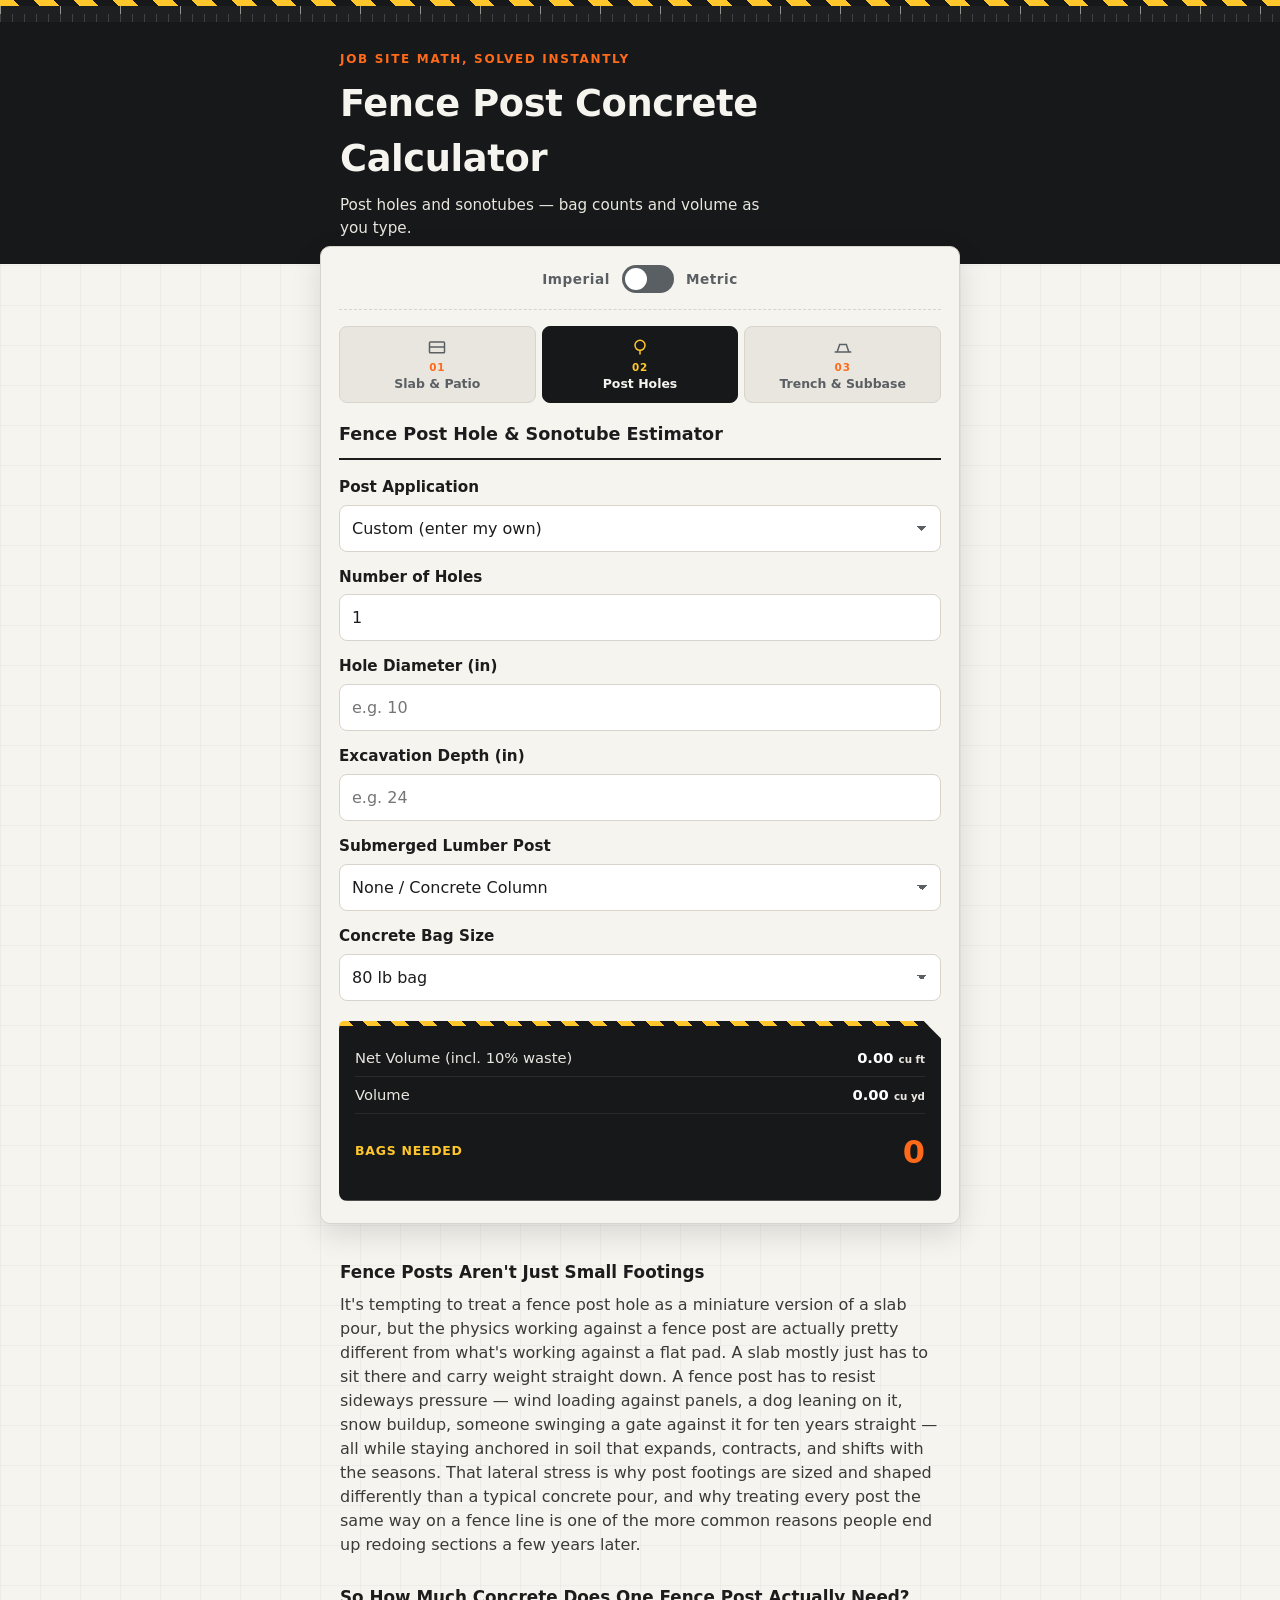
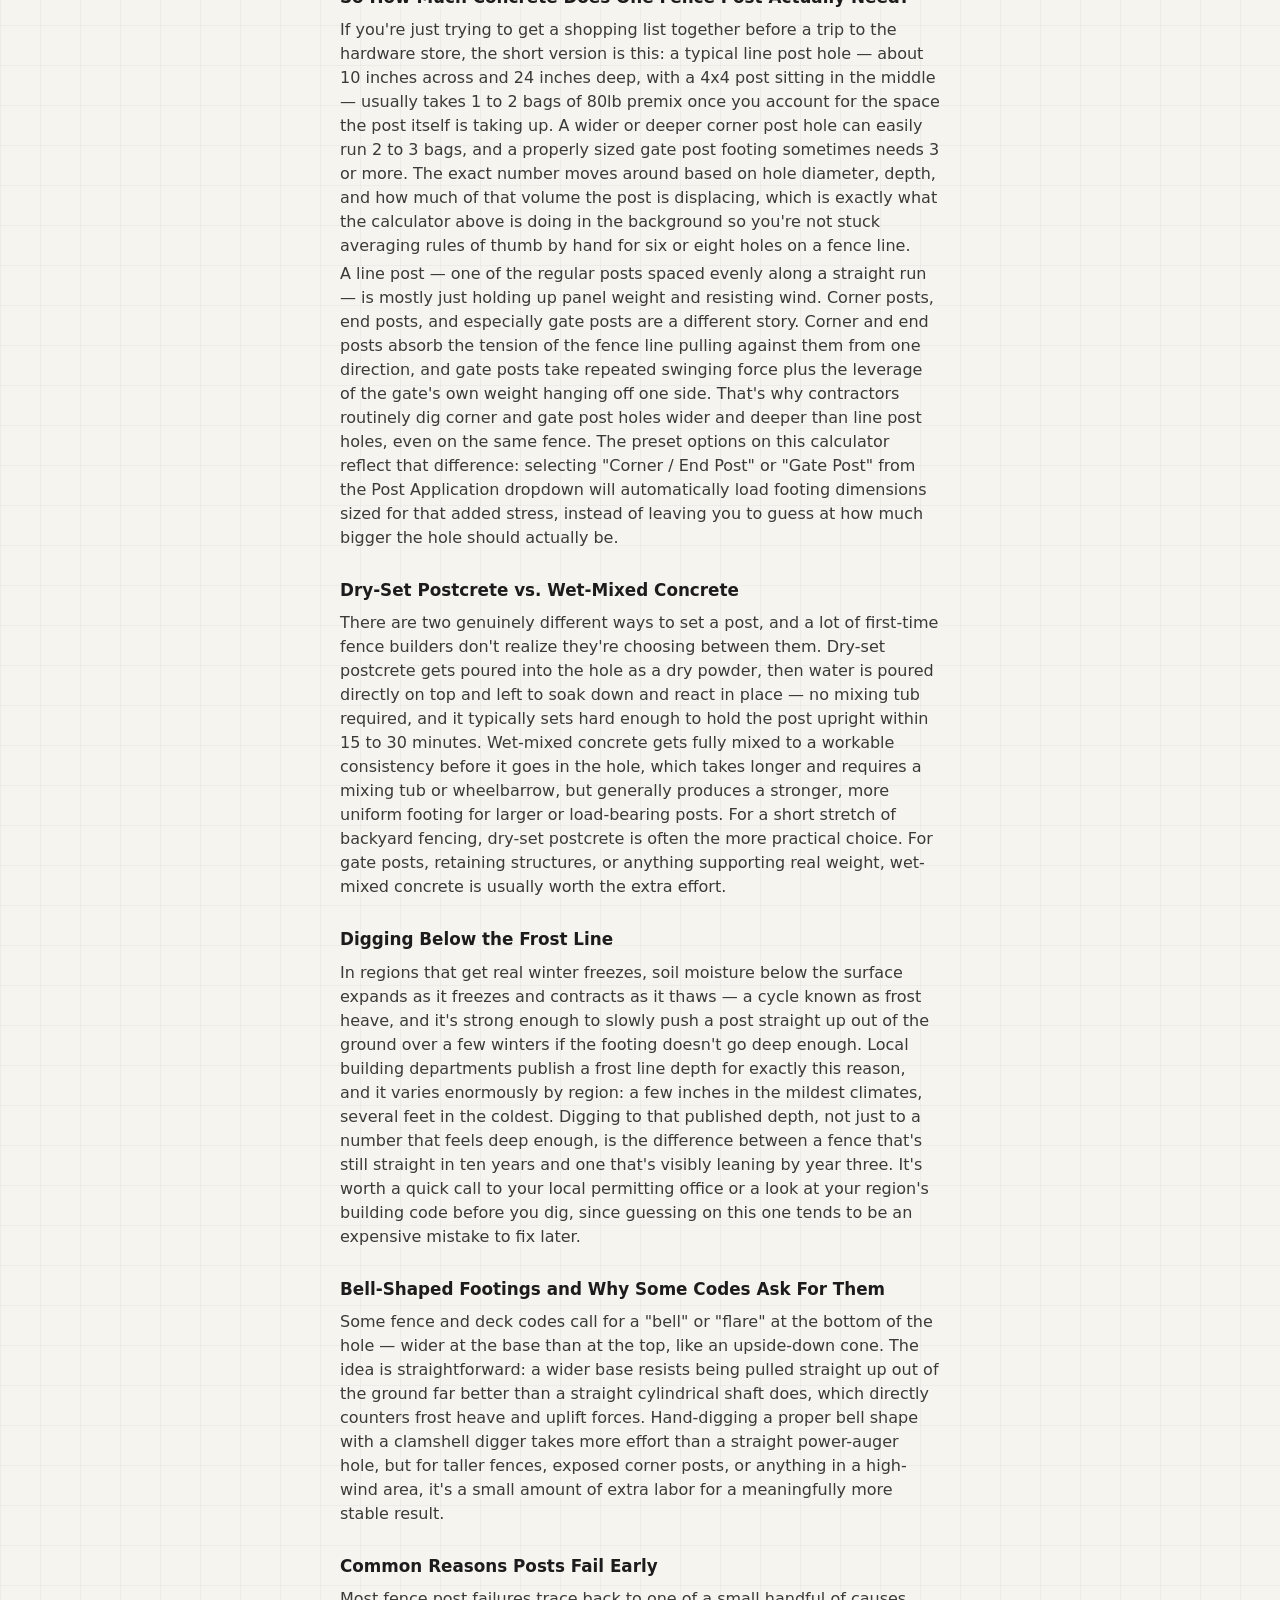
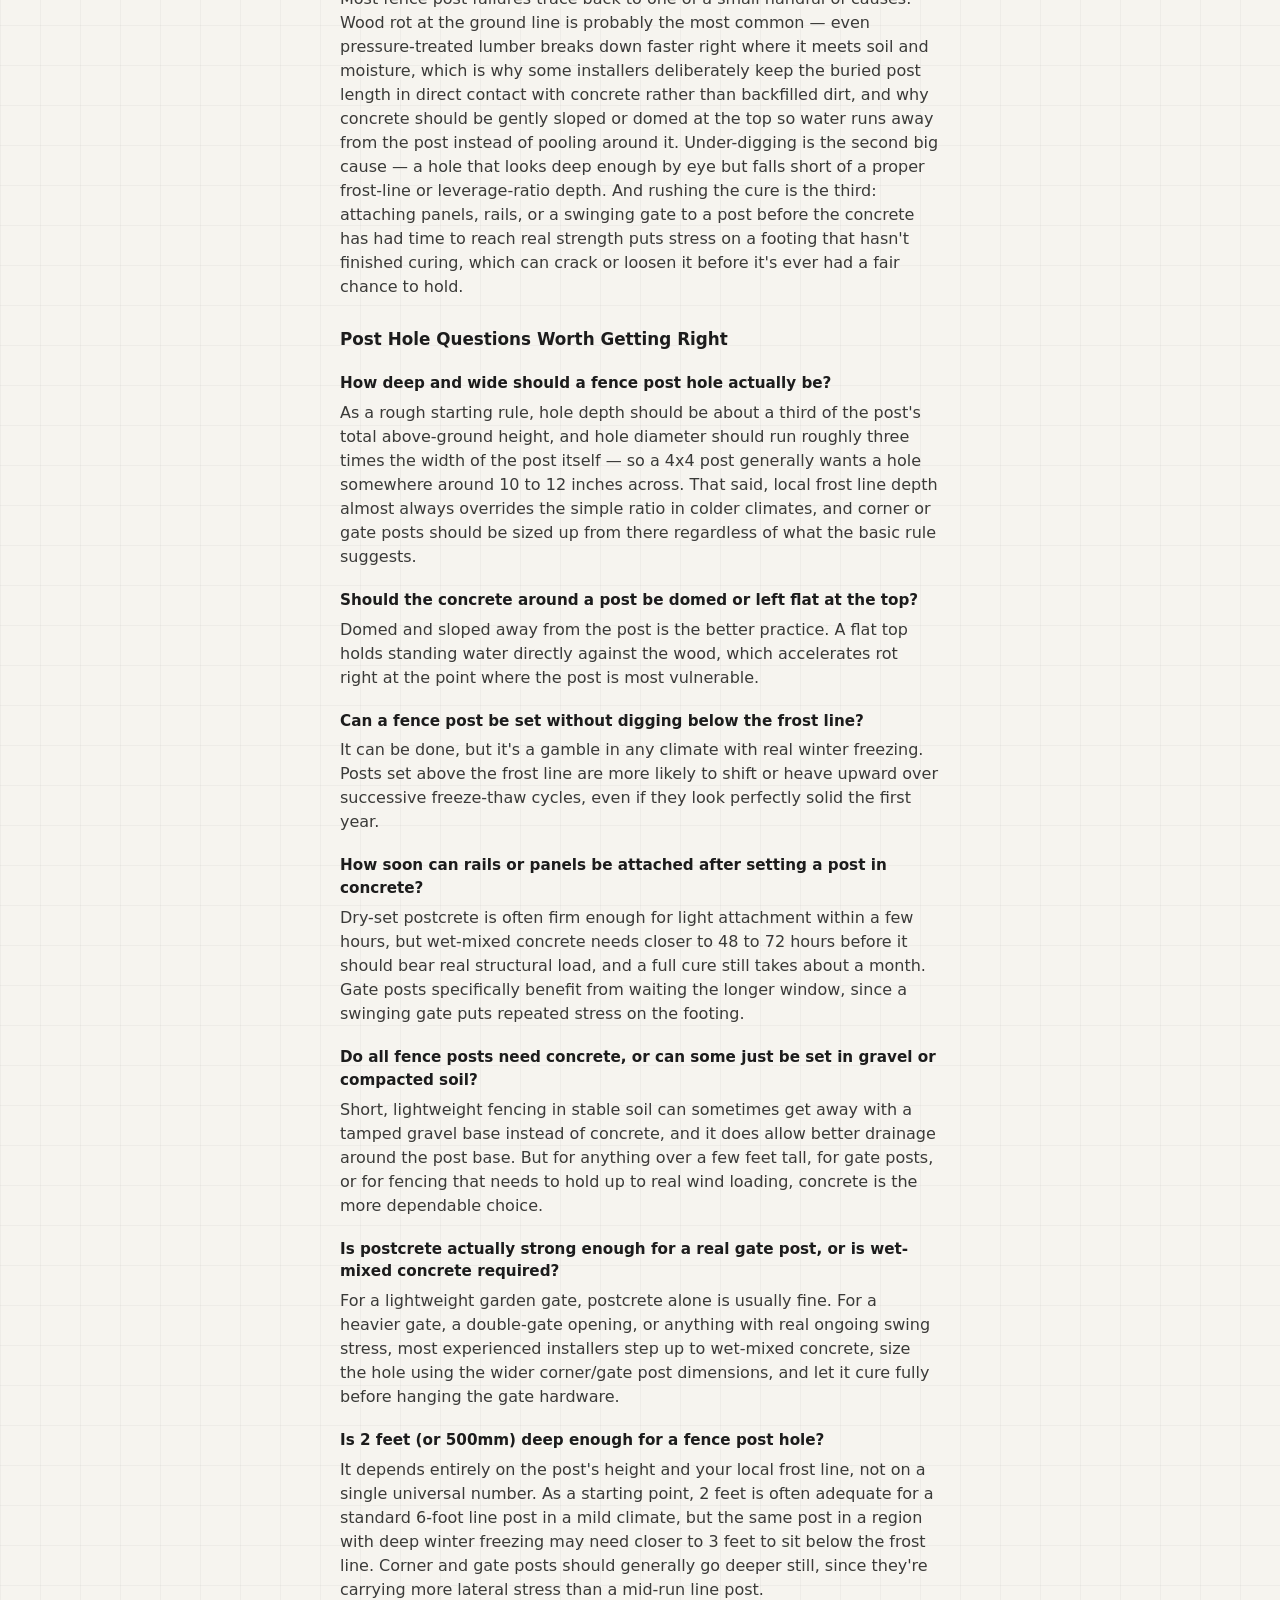
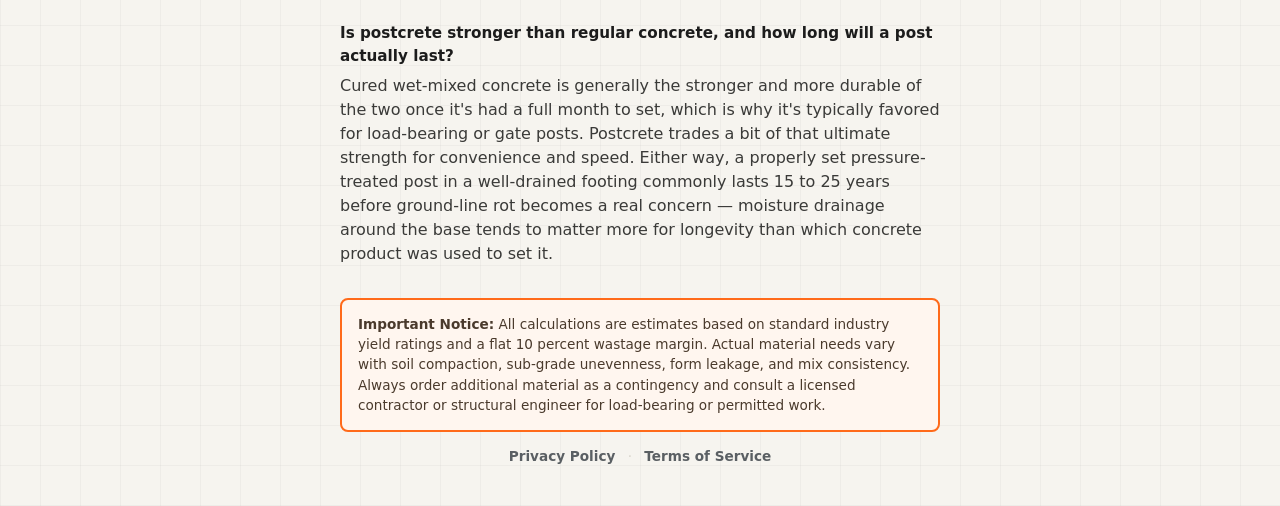
<file: concrete-fence-post-calculator.html>
<!DOCTYPE html>
<html lang="en">
<head>
<meta charset="UTF-8">
<meta name="viewport" content="width=device-width, initial-scale=1.0, maximum-scale=1.0">
<title>Fence Post Concrete Calculator | Bag &amp; Volume Estimator</title>
<meta name="description" content="Calculate exactly how many 80lb, 60lb, or 20kg bags of concrete you need for fence posts and sonotubes. Accurately factors in lumber post displacement.">
<link rel="canonical" href="https://bagestimator.com/concrete-fence-post-calculator.html">
<meta property="og:title" content="Fence Post Concrete Calculator | Bag & Volume Estimator">
<meta property="og:description" content="Instant bag counts for fence post holes and sonotubes, with lumber post displacement automatically subtracted.">
<meta property="og:type" content="website">
<link rel="stylesheet" href="style.css">
<script type="application/ld+json">
{
  "@context": "https://schema.org",
  "@type": "WebApplication",
  "name": "Fence Post Concrete Calculator",
  "applicationCategory": "UtilitiesApplication",
  "operatingSystem": "Any",
  "description": "Instant calculator for how many bags of concrete you need for fence posts and sonotubes, with imperial and metric support.",
  "offers": {
    "@type": "Offer",
    "price": "0",
    "priceCurrency": "USD"
  }
}
</script>
<script type="application/ld+json">
{
  "@context": "https://schema.org",
  "@type": "FAQPage",
  "mainEntity": [
    {
      "@type": "Question",
      "name": "How deep and wide should a fence post hole actually be?",
      "acceptedAnswer": {
        "@type": "Answer",
        "text": "As a rough starting rule, hole depth should be about a third of the post's total above-ground height, and hole diameter should run roughly three times the width of the post itself, so a 4x4 post generally wants a hole around 10 to 12 inches across. Local frost line depth almost always overrides the simple ratio in colder climates, and corner or gate posts should be sized up from there."
      }
    },
    {
      "@type": "Question",
      "name": "Should the concrete around a post be domed or left flat at the top?",
      "acceptedAnswer": {
        "@type": "Answer",
        "text": "Domed and sloped away from the post is the better practice. A flat top holds standing water directly against the wood, which accelerates rot right at the point where the post is most vulnerable."
      }
    },
    {
      "@type": "Question",
      "name": "Can a fence post be set without digging below the frost line?",
      "acceptedAnswer": {
        "@type": "Answer",
        "text": "It can be done, but it's a gamble in any climate with real winter freezing. Posts set above the frost line are more likely to shift or heave upward over successive freeze-thaw cycles, even if they look solid the first year."
      }
    },
    {
      "@type": "Question",
      "name": "How soon can rails or panels be attached after setting a post in concrete?",
      "acceptedAnswer": {
        "@type": "Answer",
        "text": "Dry-set postcrete is often firm enough for light attachment within a few hours, but wet-mixed concrete needs closer to 48 to 72 hours before it should bear real structural load, with a full cure taking about a month."
      }
    },
    {
      "@type": "Question",
      "name": "Do all fence posts need concrete, or can some be set in gravel?",
      "acceptedAnswer": {
        "@type": "Answer",
        "text": "Short, lightweight fencing in stable soil can sometimes use a tamped gravel base instead of concrete. For anything over a few feet tall, gate posts, or fencing exposed to real wind loading, concrete is the more dependable choice."
      }
    },
    {
      "@type": "Question",
      "name": "Is postcrete actually strong enough for a real gate post, or is wet-mixed concrete required?",
      "acceptedAnswer": {
        "@type": "Answer",
        "text": "For a lightweight garden gate, postcrete alone is usually fine. For a heavier gate or anything with real ongoing swing stress, most experienced installers step up to wet-mixed concrete and size the hole using wider corner/gate post dimensions."
      }
    },
    {
      "@type": "Question",
      "name": "Is 2 feet or 500mm deep enough for a fence post hole?",
      "acceptedAnswer": {
        "@type": "Answer",
        "text": "It depends on the post's height and local frost line rather than a single universal number. Two feet is often adequate for a standard 6-foot line post in a mild climate, but the same post in a region with deep winter freezing may need closer to 3 feet."
      }
    },
    {
      "@type": "Question",
      "name": "Is postcrete stronger than regular concrete, and how long will a post last?",
      "acceptedAnswer": {
        "@type": "Answer",
        "text": "Cured wet-mixed concrete is generally stronger and more durable once fully set, which is why it's favored for load-bearing or gate posts. A properly set pressure-treated post in a well-drained footing commonly lasts 15 to 25 years before ground-line rot becomes a concern."
      }
    }
  ]
}
</script>
</head>
<body>

<div class="adslot adslot--top" id="adTop" aria-hidden="true"></div>

<header class="sitehead">
  <div class="sitehead__bar"></div>
  <div class="sitehead__ruler" aria-hidden="true"></div>
  <div class="sitehead__inner">
    <p class="sitehead__eyebrow">Job Site Math, Solved Instantly</p>
    <h1 class="sitehead__title">Fence Post Concrete Calculator</h1>
    <p class="sitehead__sub">Post holes and sonotubes — bag counts and volume as you type.</p>
  </div>
</header>

<main class="appcard" id="appcard">

  <div class="unittoggle">
    <span class="unittoggle__label" id="unitLabelImperial">Imperial</span>
    <button type="button" class="unittoggle__switch" id="unitSwitch" role="switch" aria-checked="false" aria-label="Toggle between imperial and metric units">
      <span class="unittoggle__knob"></span>
    </button>
    <span class="unittoggle__label" id="unitLabelMetric">Metric</span>
  </div>

  <nav class="tabbar" role="tablist" aria-label="Calculator selection">
    <button class="tabbar__btn" id="tabBtn1" role="tab" aria-selected="false" aria-controls="panel1" data-tab="1">
      <svg class="tabbar__icon" viewBox="0 0 24 24" width="20" height="20" fill="none" stroke="currentColor" stroke-width="1.8" aria-hidden="true"><rect x="3" y="6" width="18" height="13" rx="1"></rect><path d="M3 12h18"></path></svg>
      <span class="tabbar__num">01</span>Slab &amp; Patio
    </button>
    <button class="tabbar__btn is-active" id="tabBtn2" role="tab" aria-selected="true" aria-controls="panel2" data-tab="2">
      <svg class="tabbar__icon" viewBox="0 0 24 24" width="20" height="20" fill="none" stroke="currentColor" stroke-width="1.8" aria-hidden="true"><circle cx="12" cy="10" r="6"></circle><path d="M12 16v5"></path></svg>
      <span class="tabbar__num">02</span>Post Holes
    </button>
    <button class="tabbar__btn" id="tabBtn3" role="tab" aria-selected="false" aria-controls="panel3" data-tab="3">
      <svg class="tabbar__icon" viewBox="0 0 24 24" width="20" height="20" fill="none" stroke="currentColor" stroke-width="1.8" aria-hidden="true"><path d="M2 18h20"></path><path d="M5 18l3-9h8l3 9"></path></svg>
      <span class="tabbar__num">03</span>Trench &amp; Subbase
    </button>
  </nav>

  <section class="panel" id="panel1" role="tabpanel" aria-labelledby="tabBtn1" hidden>
    <h2 class="panel__title">Slab, Patio &amp; Footing Volume</h2>

    <div class="field">
      <label for="s1Shape">Shape</label>
      <select id="s1Shape">
        <option value="rect">Rectangular Slab</option>
        <option value="circle">Circular / Round Patio</option>
      </select>
    </div>

    <div class="field" id="s1LengthWrap">
      <label for="s1Length"><span class="unit-len">Length (ft)</span></label>
      <input type="number" id="s1Length" inputmode="decimal" placeholder="e.g. 10" min="0" step="0.01">
    </div>

    <div class="field" id="s1WidthWrap">
      <label for="s1Width"><span class="unit-len">Width (ft)</span></label>
      <input type="number" id="s1Width" inputmode="decimal" placeholder="e.g. 10" min="0" step="0.01">
    </div>

    <div class="field" id="s1DiamWrap" hidden>
      <label for="s1Diam"><span class="unit-len">Diameter (ft)</span></label>
      <input type="number" id="s1Diam" inputmode="decimal" placeholder="e.g. 12" min="0" step="0.01">
    </div>

    <div class="field">
      <label for="s1Depth"><span class="unit-thick">Depth / Thickness (in)</span></label>
      <input type="number" id="s1Depth" inputmode="decimal" placeholder="e.g. 4" min="0" step="0.125">
    </div>

    <div class="field">
      <label for="s1Bag">Concrete Bag Size</label>
      <select id="s1Bag">
        <option value="80">80 lb bag</option>
        <option value="60">60 lb bag</option>
        <option value="40">40 lb bag</option>
      </select>
    </div>

    <div class="results" id="s1Results" aria-live="polite">
      <div class="results__row">
        <span class="results__label">Volume (incl. 10% waste)</span>
        <span class="results__value" id="s1VolOut">0.00 <small class="unit-vol3">cu ft</small></span>
      </div>
      <div class="results__row">
        <span class="results__label">Volume</span>
        <span class="results__value" id="s1YdOut">0.00 <small class="unit-vol3y">cu yd</small></span>
      </div>
      <div class="results__row results__row--hero">
        <span class="results__label">Bags Needed</span>
        <span class="results__value results__value--hero" id="s1BagsOut">0</span>
      </div>
    </div>
  </section>

  <section class="panel is-active" id="panel2" role="tabpanel" aria-labelledby="tabBtn2">
    <h2 class="panel__title">Fence Post Hole &amp; Sonotube Estimator</h2>

    <div class="field">
      <label for="s2PostApp">Post Application</label>
      <select id="s2PostApp">
        <option value="custom">Custom (enter my own)</option>
        <option value="line">Line Post (mid-run)</option>
        <option value="corner">Corner / End Post</option>
        <option value="gate">Gate Post</option>
      </select>
    </div>

    <div class="field">
      <label for="s2Count">Number of Holes</label>
      <input type="number" id="s2Count" inputmode="decimal" placeholder="e.g. 6" min="0" step="1" value="1">
    </div>

    <div class="field">
      <label for="s2Diam"><span class="unit-thick">Hole Diameter (in)</span></label>
      <input type="number" id="s2Diam" inputmode="decimal" placeholder="e.g. 10" min="0" step="0.125">
    </div>

    <div class="field">
      <label for="s2Depth"><span class="unit-thick">Excavation Depth (in)</span></label>
      <input type="number" id="s2Depth" inputmode="decimal" placeholder="e.g. 24" min="0" step="0.125">
    </div>

    <div class="field">
      <label for="s2Post">Submerged Lumber Post</label>
      <select id="s2Post">
        <option value="none">None / Concrete Column</option>
        <option value="4x4">Standard 4x4 Post</option>
        <option value="6x6">Heavy-Duty 6x6 Post</option>
      </select>
    </div>

    <div class="field">
      <label for="s2Bag">Concrete Bag Size</label>
      <select id="s2Bag">
        <option value="80">80 lb bag</option>
        <option value="60">60 lb bag</option>
        <option value="40">40 lb bag</option>
      </select>
    </div>

    <div class="results" id="s2Results" aria-live="polite">
      <div class="results__row">
        <span class="results__label">Net Volume (incl. 10% waste)</span>
        <span class="results__value" id="s2VolOut">0.00 <small class="unit-vol3">cu ft</small></span>
      </div>
      <div class="results__row">
        <span class="results__label">Volume</span>
        <span class="results__value" id="s2YdOut">0.00 <small class="unit-vol3y">cu yd</small></span>
      </div>
      <div class="results__row results__row--hero">
        <span class="results__label">Bags Needed</span>
        <span class="results__value results__value--hero" id="s2BagsOut">0</span>
      </div>
    </div>
  </section>

  <section class="panel" id="panel3" role="tabpanel" aria-labelledby="tabBtn3" hidden>
    <h2 class="panel__title">Trench, Aggregate &amp; Subbase Weight</h2>

    <div class="field">
      <label for="s3Length"><span class="unit-len">Total Run Length (ft)</span></label>
      <input type="number" id="s3Length" inputmode="decimal" placeholder="e.g. 50" min="0" step="0.01">
    </div>

    <div class="field">
      <label for="s3Width"><span class="unit-len">Trench Width (ft)</span></label>
      <input type="number" id="s3Width" inputmode="decimal" placeholder="e.g. 2" min="0" step="0.01">
    </div>

    <div class="field">
      <label for="s3Depth"><span class="unit-thick">Layer Thickness (in)</span></label>
      <input type="number" id="s3Depth" inputmode="decimal" placeholder="e.g. 6" min="0" step="0.125">
    </div>

    <div class="field">
      <label for="s3Material">Subbase Material</label>
      <select id="s3Material">
        <option value="gravel">Crushed Stone / Gravel Mix</option>
        <option value="sand">Coarse Masonry Sand</option>
        <option value="dirt">Topsoil / Clean Fill Dirt</option>
      </select>
    </div>

    <div class="results" id="s3Results" aria-live="polite">
      <div class="results__row">
        <span class="results__label">Volume (incl. 10% margin)</span>
        <span class="results__value" id="s3VolOut">0.00 <small class="unit-vol3y">cu yd</small></span>
      </div>
      <div class="results__row results__row--hero">
        <span class="results__label">Material Weight</span>
        <span class="results__value results__value--hero" id="s3TonOut">0.00 <small id="s3TonUnit">tons</small></span>
      </div>
    </div>
  </section>

</main>

<div class="adslot adslot--bottom" id="adBottom" aria-hidden="true"></div>

<section class="seo">
  <h2>Fence Posts Aren't Just Small Footings</h2>
  <p>It's tempting to treat a fence post hole as a miniature version of a slab pour, but the physics working against a fence post are actually pretty different from what's working against a flat pad. A slab mostly just has to sit there and carry weight straight down. A fence post has to resist sideways pressure — wind loading against panels, a dog leaning on it, snow buildup, someone swinging a gate against it for ten years straight — all while staying anchored in soil that expands, contracts, and shifts with the seasons. That lateral stress is why post footings are sized and shaped differently than a typical concrete pour, and why treating every post the same way on a fence line is one of the more common reasons people end up redoing sections a few years later.</p>

  <h2>So How Much Concrete Does One Fence Post Actually Need?</h2>
  <p>If you're just trying to get a shopping list together before a trip to the hardware store, the short version is this: a typical line post hole — about 10 inches across and 24 inches deep, with a 4x4 post sitting in the middle — usually takes 1 to 2 bags of 80lb premix once you account for the space the post itself is taking up. A wider or deeper corner post hole can easily run 2 to 3 bags, and a properly sized gate post footing sometimes needs 3 or more. The exact number moves around based on hole diameter, depth, and how much of that volume the post is displacing, which is exactly what the calculator above is doing in the background so you're not stuck averaging rules of thumb by hand for six or eight holes on a fence line.</p>


  <p>A line post — one of the regular posts spaced evenly along a straight run — is mostly just holding up panel weight and resisting wind. Corner posts, end posts, and especially gate posts are a different story. Corner and end posts absorb the tension of the fence line pulling against them from one direction, and gate posts take repeated swinging force plus the leverage of the gate's own weight hanging off one side. That's why contractors routinely dig corner and gate post holes wider and deeper than line post holes, even on the same fence. The preset options on this calculator reflect that difference: selecting "Corner / End Post" or "Gate Post" from the Post Application dropdown will automatically load footing dimensions sized for that added stress, instead of leaving you to guess at how much bigger the hole should actually be.</p>

  <h2>Dry-Set Postcrete vs. Wet-Mixed Concrete</h2>
  <p>There are two genuinely different ways to set a post, and a lot of first-time fence builders don't realize they're choosing between them. Dry-set postcrete gets poured into the hole as a dry powder, then water is poured directly on top and left to soak down and react in place — no mixing tub required, and it typically sets hard enough to hold the post upright within 15 to 30 minutes. Wet-mixed concrete gets fully mixed to a workable consistency before it goes in the hole, which takes longer and requires a mixing tub or wheelbarrow, but generally produces a stronger, more uniform footing for larger or load-bearing posts. For a short stretch of backyard fencing, dry-set postcrete is often the more practical choice. For gate posts, retaining structures, or anything supporting real weight, wet-mixed concrete is usually worth the extra effort.</p>

  <h2>Digging Below the Frost Line</h2>
  <p>In regions that get real winter freezes, soil moisture below the surface expands as it freezes and contracts as it thaws — a cycle known as frost heave, and it's strong enough to slowly push a post straight up out of the ground over a few winters if the footing doesn't go deep enough. Local building departments publish a frost line depth for exactly this reason, and it varies enormously by region: a few inches in the mildest climates, several feet in the coldest. Digging to that published depth, not just to a number that feels deep enough, is the difference between a fence that's still straight in ten years and one that's visibly leaning by year three. It's worth a quick call to your local permitting office or a look at your region's building code before you dig, since guessing on this one tends to be an expensive mistake to fix later.</p>

  <h2>Bell-Shaped Footings and Why Some Codes Ask For Them</h2>
  <p>Some fence and deck codes call for a "bell" or "flare" at the bottom of the hole — wider at the base than at the top, like an upside-down cone. The idea is straightforward: a wider base resists being pulled straight up out of the ground far better than a straight cylindrical shaft does, which directly counters frost heave and uplift forces. Hand-digging a proper bell shape with a clamshell digger takes more effort than a straight power-auger hole, but for taller fences, exposed corner posts, or anything in a high-wind area, it's a small amount of extra labor for a meaningfully more stable result.</p>

  <h2>Common Reasons Posts Fail Early</h2>
  <p>Most fence post failures trace back to one of a small handful of causes. Wood rot at the ground line is probably the most common — even pressure-treated lumber breaks down faster right where it meets soil and moisture, which is why some installers deliberately keep the buried post length in direct contact with concrete rather than backfilled dirt, and why concrete should be gently sloped or domed at the top so water runs away from the post instead of pooling around it. Under-digging is the second big cause — a hole that looks deep enough by eye but falls short of a proper frost-line or leverage-ratio depth. And rushing the cure is the third: attaching panels, rails, or a swinging gate to a post before the concrete has had time to reach real strength puts stress on a footing that hasn't finished curing, which can crack or loosen it before it's ever had a fair chance to hold.</p>

  <h2>Post Hole Questions Worth Getting Right</h2>

  <h3>How deep and wide should a fence post hole actually be?</h3>
  <p>As a rough starting rule, hole depth should be about a third of the post's total above-ground height, and hole diameter should run roughly three times the width of the post itself — so a 4x4 post generally wants a hole somewhere around 10 to 12 inches across. That said, local frost line depth almost always overrides the simple ratio in colder climates, and corner or gate posts should be sized up from there regardless of what the basic rule suggests.</p>

  <h3>Should the concrete around a post be domed or left flat at the top?</h3>
  <p>Domed and sloped away from the post is the better practice. A flat top holds standing water directly against the wood, which accelerates rot right at the point where the post is most vulnerable.</p>

  <h3>Can a fence post be set without digging below the frost line?</h3>
  <p>It can be done, but it's a gamble in any climate with real winter freezing. Posts set above the frost line are more likely to shift or heave upward over successive freeze-thaw cycles, even if they look perfectly solid the first year.</p>

  <h3>How soon can rails or panels be attached after setting a post in concrete?</h3>
  <p>Dry-set postcrete is often firm enough for light attachment within a few hours, but wet-mixed concrete needs closer to 48 to 72 hours before it should bear real structural load, and a full cure still takes about a month. Gate posts specifically benefit from waiting the longer window, since a swinging gate puts repeated stress on the footing.</p>

  <h3>Do all fence posts need concrete, or can some just be set in gravel or compacted soil?</h3>
  <p>Short, lightweight fencing in stable soil can sometimes get away with a tamped gravel base instead of concrete, and it does allow better drainage around the post base. But for anything over a few feet tall, for gate posts, or for fencing that needs to hold up to real wind loading, concrete is the more dependable choice.</p>

  <h3>Is postcrete actually strong enough for a real gate post, or is wet-mixed concrete required?</h3>
  <p>For a lightweight garden gate, postcrete alone is usually fine. For a heavier gate, a double-gate opening, or anything with real ongoing swing stress, most experienced installers step up to wet-mixed concrete, size the hole using the wider corner/gate post dimensions, and let it cure fully before hanging the gate hardware.</p>

  <h3>Is 2 feet (or 500mm) deep enough for a fence post hole?</h3>
  <p>It depends entirely on the post's height and your local frost line, not on a single universal number. As a starting point, 2 feet is often adequate for a standard 6-foot line post in a mild climate, but the same post in a region with deep winter freezing may need closer to 3 feet to sit below the frost line. Corner and gate posts should generally go deeper still, since they're carrying more lateral stress than a mid-run line post.</p>

  <h3>Is postcrete stronger than regular concrete, and how long will a post actually last?</h3>
  <p>Cured wet-mixed concrete is generally the stronger and more durable of the two once it's had a full month to set, which is why it's typically favored for load-bearing or gate posts. Postcrete trades a bit of that ultimate strength for convenience and speed. Either way, a properly set pressure-treated post in a well-drained footing commonly lasts 15 to 25 years before ground-line rot becomes a real concern — moisture drainage around the base tends to matter more for longevity than which concrete product was used to set it.</p>
</section>

<footer class="sitefoot">
  <div class="sitefoot__disclaimer">
    <strong>Important Notice:</strong> All calculations are estimates based on standard industry yield ratings and a flat 10 percent wastage margin. Actual material needs vary with soil compaction, sub-grade unevenness, form leakage, and mix consistency. Always order additional material as a contingency and consult a licensed contractor or structural engineer for load-bearing or permitted work.
  </div>
  <nav class="sitefoot__links" aria-label="Legal">
    <a href="/privacy.html">Privacy Policy</a>
    <span class="sitefoot__divider" aria-hidden="true">&middot;</span>
    <a href="/terms.html">Terms of Service</a>
  </nav>
</footer>

<script src="app.js"></script>
</body>
</html>
</file>
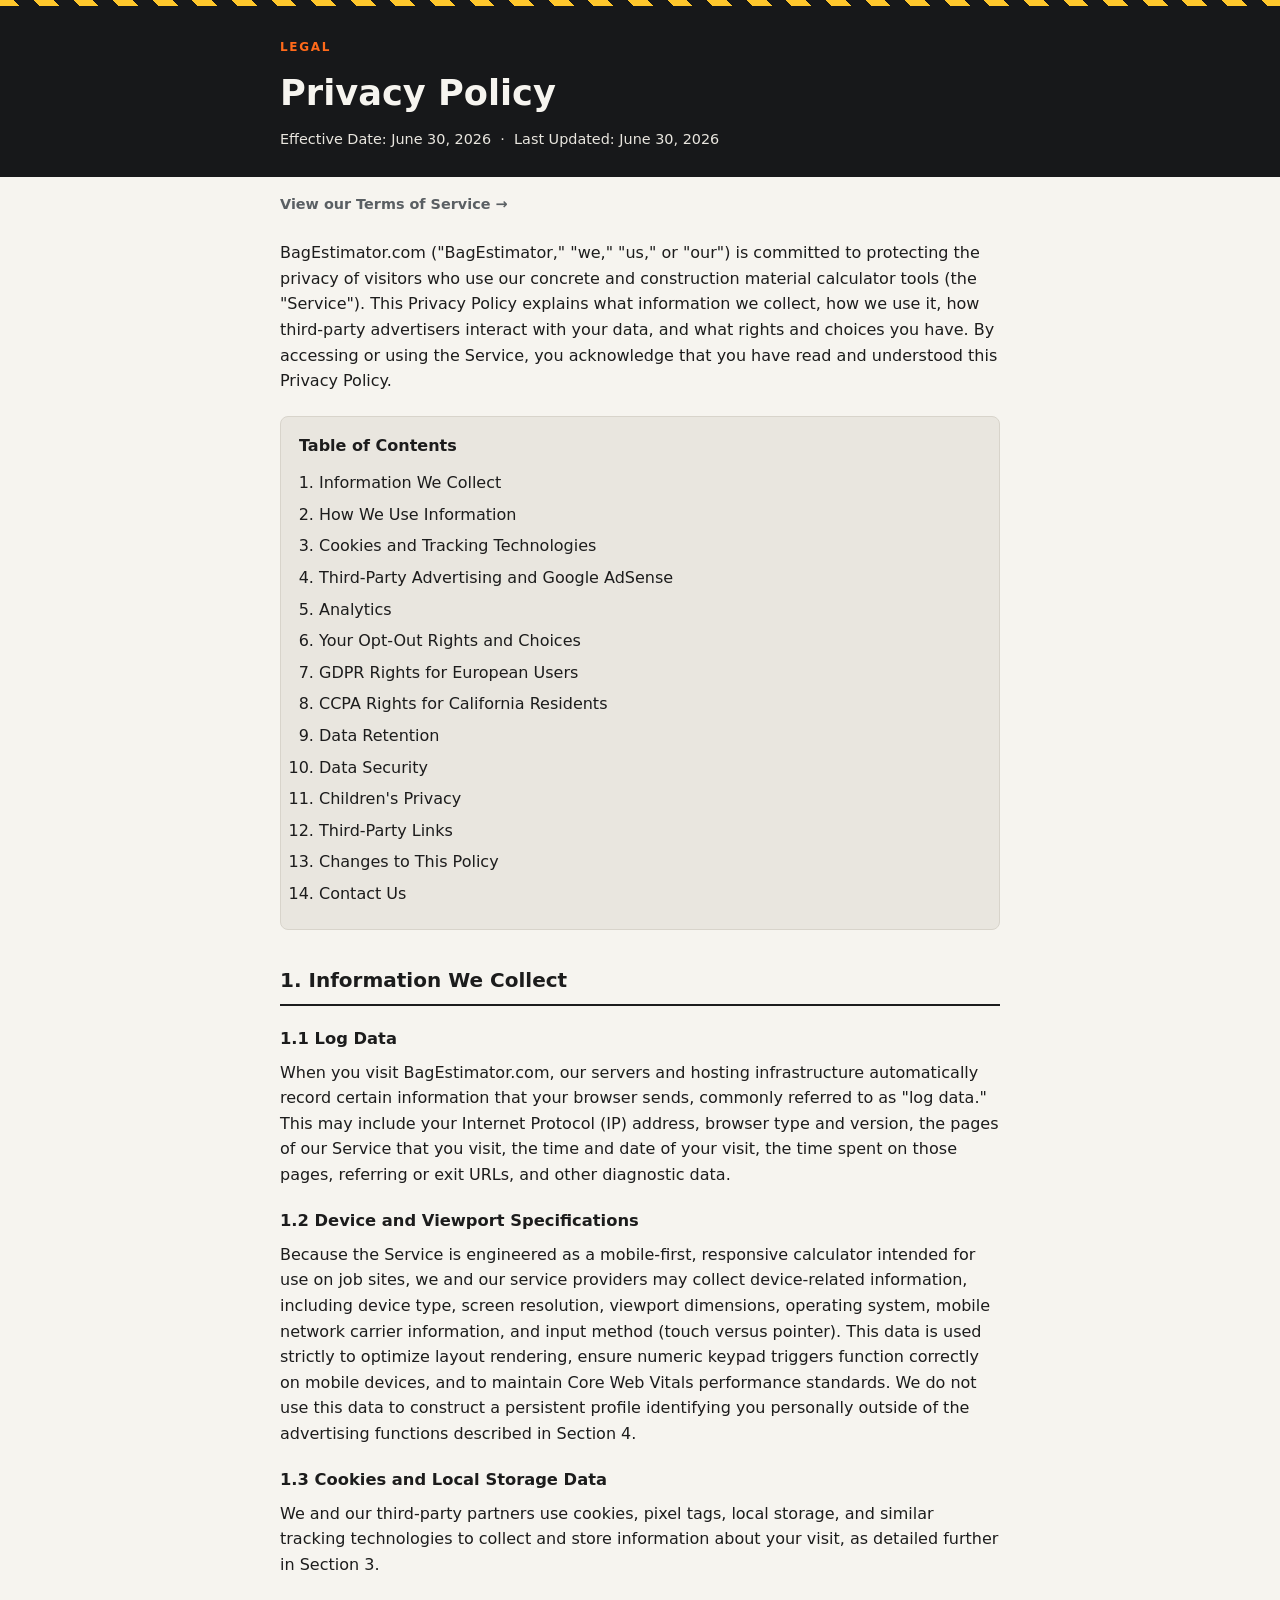
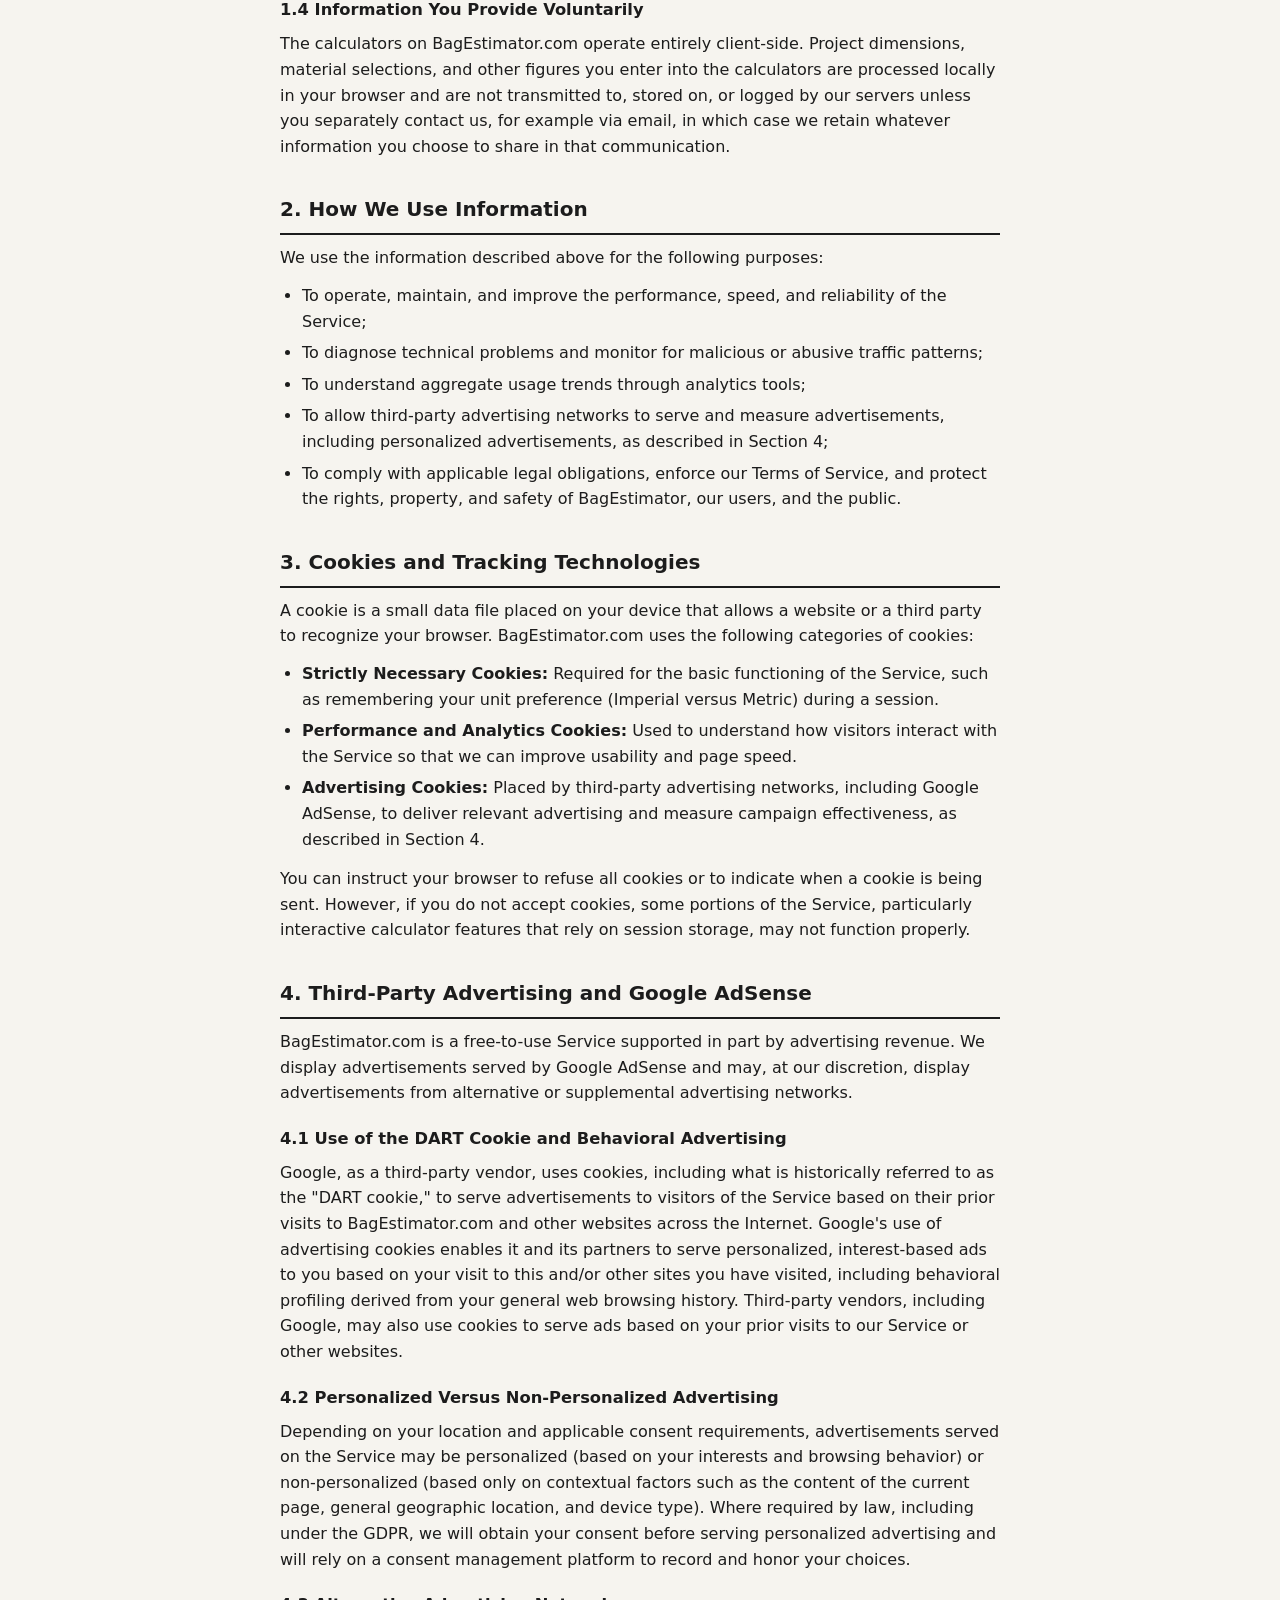
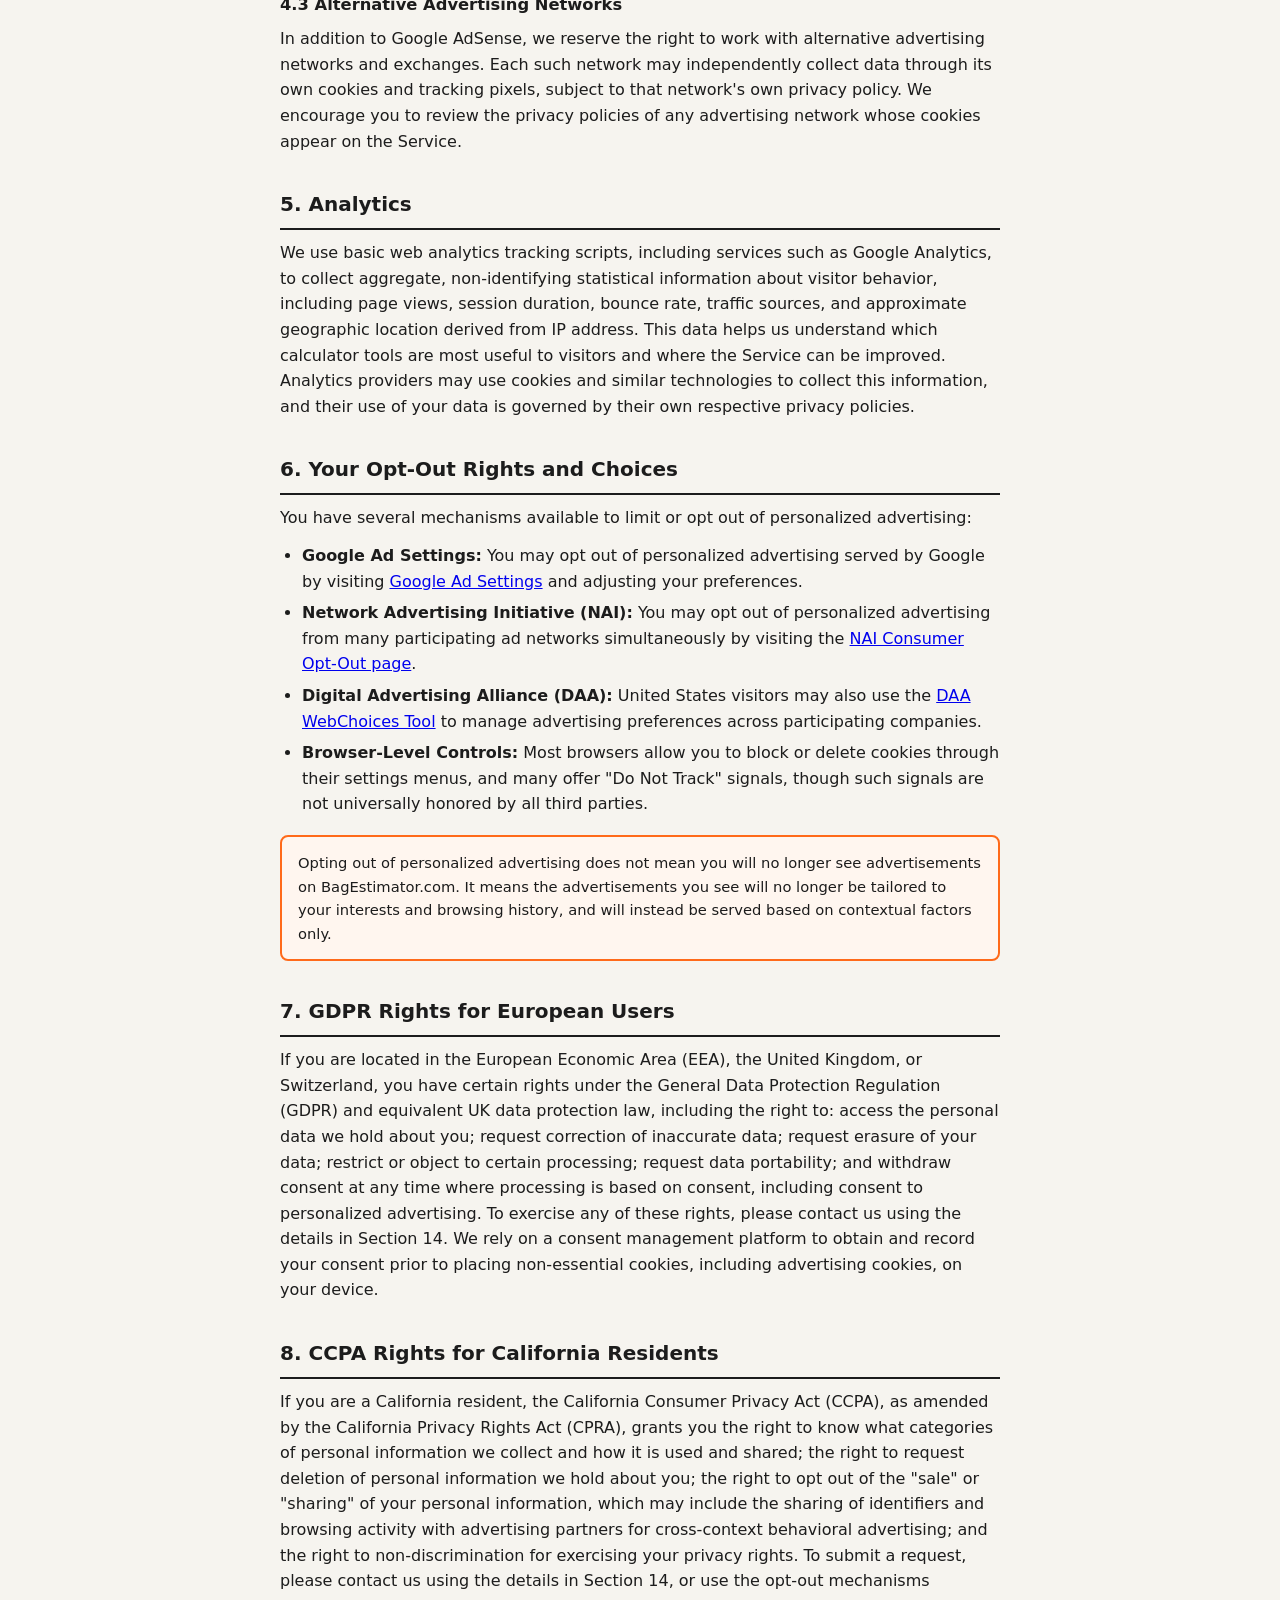
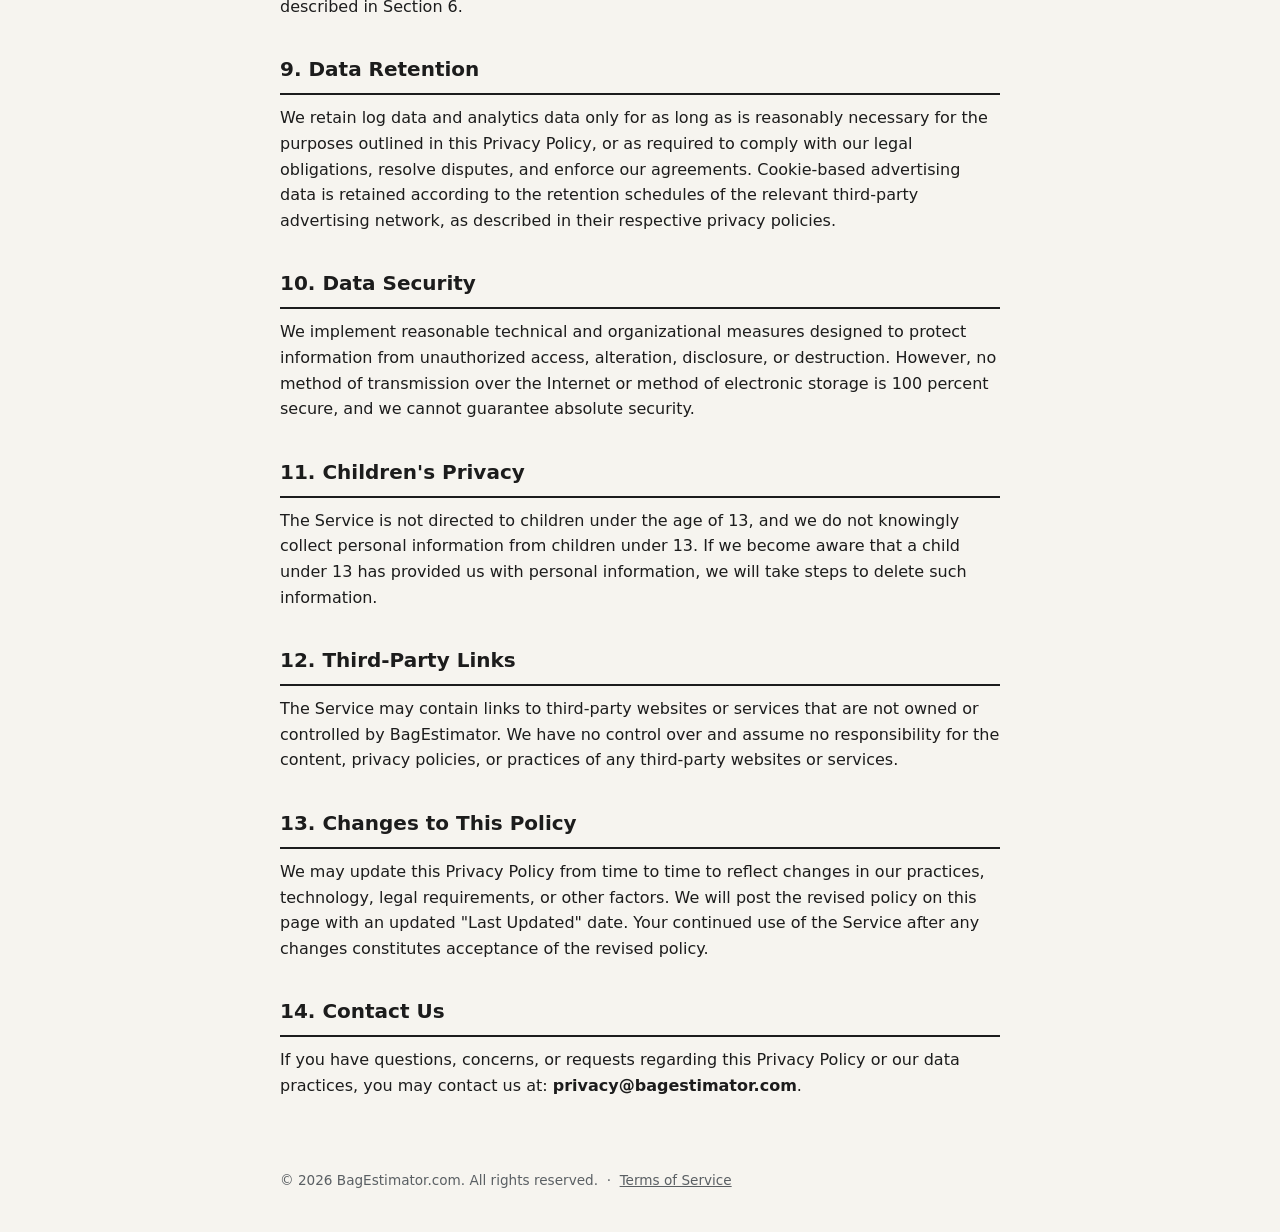
<file: privacy.html>
<!DOCTYPE html>
<html lang="en">
<head>
<meta charset="UTF-8">
<meta name="viewport" content="width=device-width, initial-scale=1.0">
<title>Privacy Policy | BagEstimator.com</title>
<meta name="description" content="Privacy Policy for BagEstimator.com covering data collection, cookies, third-party advertising, and user rights under GDPR and CCPA.">
<meta name="robots" content="index, follow">
<style>
:root {
  --asphalt-900: #17181a;
  --concrete-100: #f6f4ef;
  --concrete-200: #e9e6df;
  --steel-600: #5a5f63;
  --safety-orange: #ff6a1a;
  --safety-yellow: #ffc72c;
  --ink: #1c1c1c;
  --line: #d8d4cb;
  --font-display: "Bahnschrift", "SF Compact Display", "Arial Narrow", system-ui, sans-serif;
  --font-body: -apple-system, BlinkMacSystemFont, "Segoe UI", Roboto, system-ui, sans-serif;
}
* { box-sizing: border-box; }
body {
  margin: 0;
  background: var(--concrete-100);
  color: var(--ink);
  font-family: var(--font-body);
  line-height: 1.6;
}
.legalhead {
  background: var(--asphalt-900);
  color: var(--concrete-100);
}
.legalhead__bar {
  height: 6px;
  background: repeating-linear-gradient(45deg, var(--safety-yellow), var(--safety-yellow) 14px, var(--asphalt-900) 14px, var(--asphalt-900) 28px);
}
.legalhead__inner {
  max-width: 760px;
  margin: 0 auto;
  padding: 32px 20px 26px;
}
.legalhead__eyebrow {
  font-family: var(--font-display);
  text-transform: uppercase;
  letter-spacing: 0.14em;
  font-size: 0.75rem;
  color: var(--safety-orange);
  margin: 0 0 8px;
  font-weight: 700;
}
.legalhead__title {
  font-family: var(--font-display);
  font-weight: 800;
  font-size: clamp(1.6rem, 6vw, 2.2rem);
  margin: 0 0 6px;
}
.legalhead__updated {
  margin: 0;
  color: var(--concrete-200);
  font-size: 0.9rem;
}
nav.legalnav {
  max-width: 760px;
  margin: 0 auto;
  padding: 14px 20px 0;
}
nav.legalnav a {
  color: var(--steel-600);
  text-decoration: none;
  font-weight: 700;
  font-size: 0.9rem;
  border-bottom: 2px solid transparent;
}
nav.legalnav a:hover {
  color: var(--safety-orange);
  border-bottom-color: var(--safety-orange);
}
main.legal {
  max-width: 760px;
  margin: 0 auto;
  padding: 24px 20px 60px;
}
main.legal h2 {
  font-family: var(--font-display);
  font-size: 1.25rem;
  font-weight: 800;
  margin: 34px 0 10px;
  padding-bottom: 8px;
  border-bottom: 2px solid var(--ink);
}
main.legal h3 {
  font-family: var(--font-display);
  font-size: 1.02rem;
  font-weight: 700;
  margin: 20px 0 8px;
  color: var(--ink);
}
main.legal p {
  margin: 0 0 12px;
}
main.legal ul {
  margin: 0 0 14px;
  padding-left: 22px;
}
main.legal li {
  margin-bottom: 6px;
}
.legal__callout {
  border: 2px solid var(--safety-orange);
  background: #fff6ef;
  border-radius: 8px;
  padding: 14px 16px;
  margin: 18px 0;
  font-size: 0.92rem;
}
.legal__toc {
  background: var(--concrete-200);
  border: 1px solid var(--line);
  border-radius: 8px;
  padding: 16px 18px;
  margin: 22px 0;
}
.legal__toc p {
  font-family: var(--font-display);
  font-weight: 700;
  margin: 0 0 8px;
}
.legal__toc ol {
  margin: 0;
  padding-left: 20px;
}
.legal__toc a {
  color: var(--ink);
  text-decoration: none;
}
.legal__toc a:hover {
  color: var(--safety-orange);
}
.legalfoot {
  max-width: 760px;
  margin: 0 auto;
  padding: 0 20px 40px;
  font-size: 0.85rem;
  color: var(--steel-600);
}
</style>
</head>
<body>

<header class="legalhead">
  <div class="legalhead__bar"></div>
  <div class="legalhead__inner">
    <p class="legalhead__eyebrow">Legal</p>
    <h1 class="legalhead__title">Privacy Policy</h1>
    <p class="legalhead__updated">Effective Date: June 30, 2026 &nbsp;&middot;&nbsp; Last Updated: June 30, 2026</p>
  </div>
</header>

<nav class="legalnav">
  <a href="/terms.html">View our Terms of Service &rarr;</a>
</nav>

<main class="legal">

  <p>BagEstimator.com ("BagEstimator," "we," "us," or "our") is committed to protecting the privacy of visitors who use our concrete and construction material calculator tools (the "Service"). This Privacy Policy explains what information we collect, how we use it, how third-party advertisers interact with your data, and what rights and choices you have. By accessing or using the Service, you acknowledge that you have read and understood this Privacy Policy.</p>

  <div class="legal__toc">
    <p>Table of Contents</p>
    <ol>
      <li><a href="#information-we-collect">Information We Collect</a></li>
      <li><a href="#how-we-use">How We Use Information</a></li>
      <li><a href="#cookies">Cookies and Tracking Technologies</a></li>
      <li><a href="#advertising">Third-Party Advertising and Google AdSense</a></li>
      <li><a href="#analytics">Analytics</a></li>
      <li><a href="#opt-out">Your Opt-Out Rights and Choices</a></li>
      <li><a href="#gdpr">GDPR Rights for European Users</a></li>
      <li><a href="#ccpa">CCPA Rights for California Residents</a></li>
      <li><a href="#retention">Data Retention</a></li>
      <li><a href="#security">Data Security</a></li>
      <li><a href="#children">Children's Privacy</a></li>
      <li><a href="#third-party-links">Third-Party Links</a></li>
      <li><a href="#changes">Changes to This Policy</a></li>
      <li><a href="#contact">Contact Us</a></li>
    </ol>
  </div>

  <h2 id="information-we-collect">1. Information We Collect</h2>

  <h3>1.1 Log Data</h3>
  <p>When you visit BagEstimator.com, our servers and hosting infrastructure automatically record certain information that your browser sends, commonly referred to as "log data." This may include your Internet Protocol (IP) address, browser type and version, the pages of our Service that you visit, the time and date of your visit, the time spent on those pages, referring or exit URLs, and other diagnostic data.</p>

  <h3>1.2 Device and Viewport Specifications</h3>
  <p>Because the Service is engineered as a mobile-first, responsive calculator intended for use on job sites, we and our service providers may collect device-related information, including device type, screen resolution, viewport dimensions, operating system, mobile network carrier information, and input method (touch versus pointer). This data is used strictly to optimize layout rendering, ensure numeric keypad triggers function correctly on mobile devices, and to maintain Core Web Vitals performance standards. We do not use this data to construct a persistent profile identifying you personally outside of the advertising functions described in Section 4.</p>

  <h3>1.3 Cookies and Local Storage Data</h3>
  <p>We and our third-party partners use cookies, pixel tags, local storage, and similar tracking technologies to collect and store information about your visit, as detailed further in Section 3.</p>

  <h3>1.4 Information You Provide Voluntarily</h3>
  <p>The calculators on BagEstimator.com operate entirely client-side. Project dimensions, material selections, and other figures you enter into the calculators are processed locally in your browser and are not transmitted to, stored on, or logged by our servers unless you separately contact us, for example via email, in which case we retain whatever information you choose to share in that communication.</p>

  <h2 id="how-we-use">2. How We Use Information</h2>
  <p>We use the information described above for the following purposes:</p>
  <ul>
    <li>To operate, maintain, and improve the performance, speed, and reliability of the Service;</li>
    <li>To diagnose technical problems and monitor for malicious or abusive traffic patterns;</li>
    <li>To understand aggregate usage trends through analytics tools;</li>
    <li>To allow third-party advertising networks to serve and measure advertisements, including personalized advertisements, as described in Section 4;</li>
    <li>To comply with applicable legal obligations, enforce our Terms of Service, and protect the rights, property, and safety of BagEstimator, our users, and the public.</li>
  </ul>

  <h2 id="cookies">3. Cookies and Tracking Technologies</h2>
  <p>A cookie is a small data file placed on your device that allows a website or a third party to recognize your browser. BagEstimator.com uses the following categories of cookies:</p>
  <ul>
    <li><strong>Strictly Necessary Cookies:</strong> Required for the basic functioning of the Service, such as remembering your unit preference (Imperial versus Metric) during a session.</li>
    <li><strong>Performance and Analytics Cookies:</strong> Used to understand how visitors interact with the Service so that we can improve usability and page speed.</li>
    <li><strong>Advertising Cookies:</strong> Placed by third-party advertising networks, including Google AdSense, to deliver relevant advertising and measure campaign effectiveness, as described in Section 4.</li>
  </ul>
  <p>You can instruct your browser to refuse all cookies or to indicate when a cookie is being sent. However, if you do not accept cookies, some portions of the Service, particularly interactive calculator features that rely on session storage, may not function properly.</p>

  <h2 id="advertising">4. Third-Party Advertising and Google AdSense</h2>
  <p>BagEstimator.com is a free-to-use Service supported in part by advertising revenue. We display advertisements served by Google AdSense and may, at our discretion, display advertisements from alternative or supplemental advertising networks.</p>

  <h3>4.1 Use of the DART Cookie and Behavioral Advertising</h3>
  <p>Google, as a third-party vendor, uses cookies, including what is historically referred to as the "DART cookie," to serve advertisements to visitors of the Service based on their prior visits to BagEstimator.com and other websites across the Internet. Google's use of advertising cookies enables it and its partners to serve personalized, interest-based ads to you based on your visit to this and/or other sites you have visited, including behavioral profiling derived from your general web browsing history. Third-party vendors, including Google, may also use cookies to serve ads based on your prior visits to our Service or other websites.</p>

  <h3>4.2 Personalized Versus Non-Personalized Advertising</h3>
  <p>Depending on your location and applicable consent requirements, advertisements served on the Service may be personalized (based on your interests and browsing behavior) or non-personalized (based only on contextual factors such as the content of the current page, general geographic location, and device type). Where required by law, including under the GDPR, we will obtain your consent before serving personalized advertising and will rely on a consent management platform to record and honor your choices.</p>

  <h3>4.3 Alternative Advertising Networks</h3>
  <p>In addition to Google AdSense, we reserve the right to work with alternative advertising networks and exchanges. Each such network may independently collect data through its own cookies and tracking pixels, subject to that network's own privacy policy. We encourage you to review the privacy policies of any advertising network whose cookies appear on the Service.</p>

  <h2 id="analytics">5. Analytics</h2>
  <p>We use basic web analytics tracking scripts, including services such as Google Analytics, to collect aggregate, non-identifying statistical information about visitor behavior, including page views, session duration, bounce rate, traffic sources, and approximate geographic location derived from IP address. This data helps us understand which calculator tools are most useful to visitors and where the Service can be improved. Analytics providers may use cookies and similar technologies to collect this information, and their use of your data is governed by their own respective privacy policies.</p>

  <h2 id="opt-out">6. Your Opt-Out Rights and Choices</h2>
  <p>You have several mechanisms available to limit or opt out of personalized advertising:</p>
  <ul>
    <li><strong>Google Ad Settings:</strong> You may opt out of personalized advertising served by Google by visiting <a href="https://adssettings.google.com" target="_blank" rel="noopener noreferrer">Google Ad Settings</a> and adjusting your preferences.</li>
    <li><strong>Network Advertising Initiative (NAI):</strong> You may opt out of personalized advertising from many participating ad networks simultaneously by visiting the <a href="https://optout.networkadvertising.org" target="_blank" rel="noopener noreferrer">NAI Consumer Opt-Out page</a>.</li>
    <li><strong>Digital Advertising Alliance (DAA):</strong> United States visitors may also use the <a href="https://optout.aboutads.info" target="_blank" rel="noopener noreferrer">DAA WebChoices Tool</a> to manage advertising preferences across participating companies.</li>
    <li><strong>Browser-Level Controls:</strong> Most browsers allow you to block or delete cookies through their settings menus, and many offer "Do Not Track" signals, though such signals are not universally honored by all third parties.</li>
  </ul>
  <div class="legal__callout">
    Opting out of personalized advertising does not mean you will no longer see advertisements on BagEstimator.com. It means the advertisements you see will no longer be tailored to your interests and browsing history, and will instead be served based on contextual factors only.
  </div>

  <h2 id="gdpr">7. GDPR Rights for European Users</h2>
  <p>If you are located in the European Economic Area (EEA), the United Kingdom, or Switzerland, you have certain rights under the General Data Protection Regulation (GDPR) and equivalent UK data protection law, including the right to: access the personal data we hold about you; request correction of inaccurate data; request erasure of your data; restrict or object to certain processing; request data portability; and withdraw consent at any time where processing is based on consent, including consent to personalized advertising. To exercise any of these rights, please contact us using the details in Section 14. We rely on a consent management platform to obtain and record your consent prior to placing non-essential cookies, including advertising cookies, on your device.</p>

  <h2 id="ccpa">8. CCPA Rights for California Residents</h2>
  <p>If you are a California resident, the California Consumer Privacy Act (CCPA), as amended by the California Privacy Rights Act (CPRA), grants you the right to know what categories of personal information we collect and how it is used and shared; the right to request deletion of personal information we hold about you; the right to opt out of the "sale" or "sharing" of your personal information, which may include the sharing of identifiers and browsing activity with advertising partners for cross-context behavioral advertising; and the right to non-discrimination for exercising your privacy rights. To submit a request, please contact us using the details in Section 14, or use the opt-out mechanisms described in Section 6.</p>

  <h2 id="retention">9. Data Retention</h2>
  <p>We retain log data and analytics data only for as long as is reasonably necessary for the purposes outlined in this Privacy Policy, or as required to comply with our legal obligations, resolve disputes, and enforce our agreements. Cookie-based advertising data is retained according to the retention schedules of the relevant third-party advertising network, as described in their respective privacy policies.</p>

  <h2 id="security">10. Data Security</h2>
  <p>We implement reasonable technical and organizational measures designed to protect information from unauthorized access, alteration, disclosure, or destruction. However, no method of transmission over the Internet or method of electronic storage is 100 percent secure, and we cannot guarantee absolute security.</p>

  <h2 id="children">11. Children's Privacy</h2>
  <p>The Service is not directed to children under the age of 13, and we do not knowingly collect personal information from children under 13. If we become aware that a child under 13 has provided us with personal information, we will take steps to delete such information.</p>

  <h2 id="third-party-links">12. Third-Party Links</h2>
  <p>The Service may contain links to third-party websites or services that are not owned or controlled by BagEstimator. We have no control over and assume no responsibility for the content, privacy policies, or practices of any third-party websites or services.</p>

  <h2 id="changes">13. Changes to This Policy</h2>
  <p>We may update this Privacy Policy from time to time to reflect changes in our practices, technology, legal requirements, or other factors. We will post the revised policy on this page with an updated "Last Updated" date. Your continued use of the Service after any changes constitutes acceptance of the revised policy.</p>

  <h2 id="contact">14. Contact Us</h2>
  <p>If you have questions, concerns, or requests regarding this Privacy Policy or our data practices, you may contact us at: <strong>privacy@bagestimator.com</strong>.</p>

</main>

<footer class="legalfoot">
  &copy; 2026 BagEstimator.com. All rights reserved. &nbsp;&middot;&nbsp; <a href="/terms.html" style="color: var(--steel-600);">Terms of Service</a>
</footer>

</body>
</html>
</file>
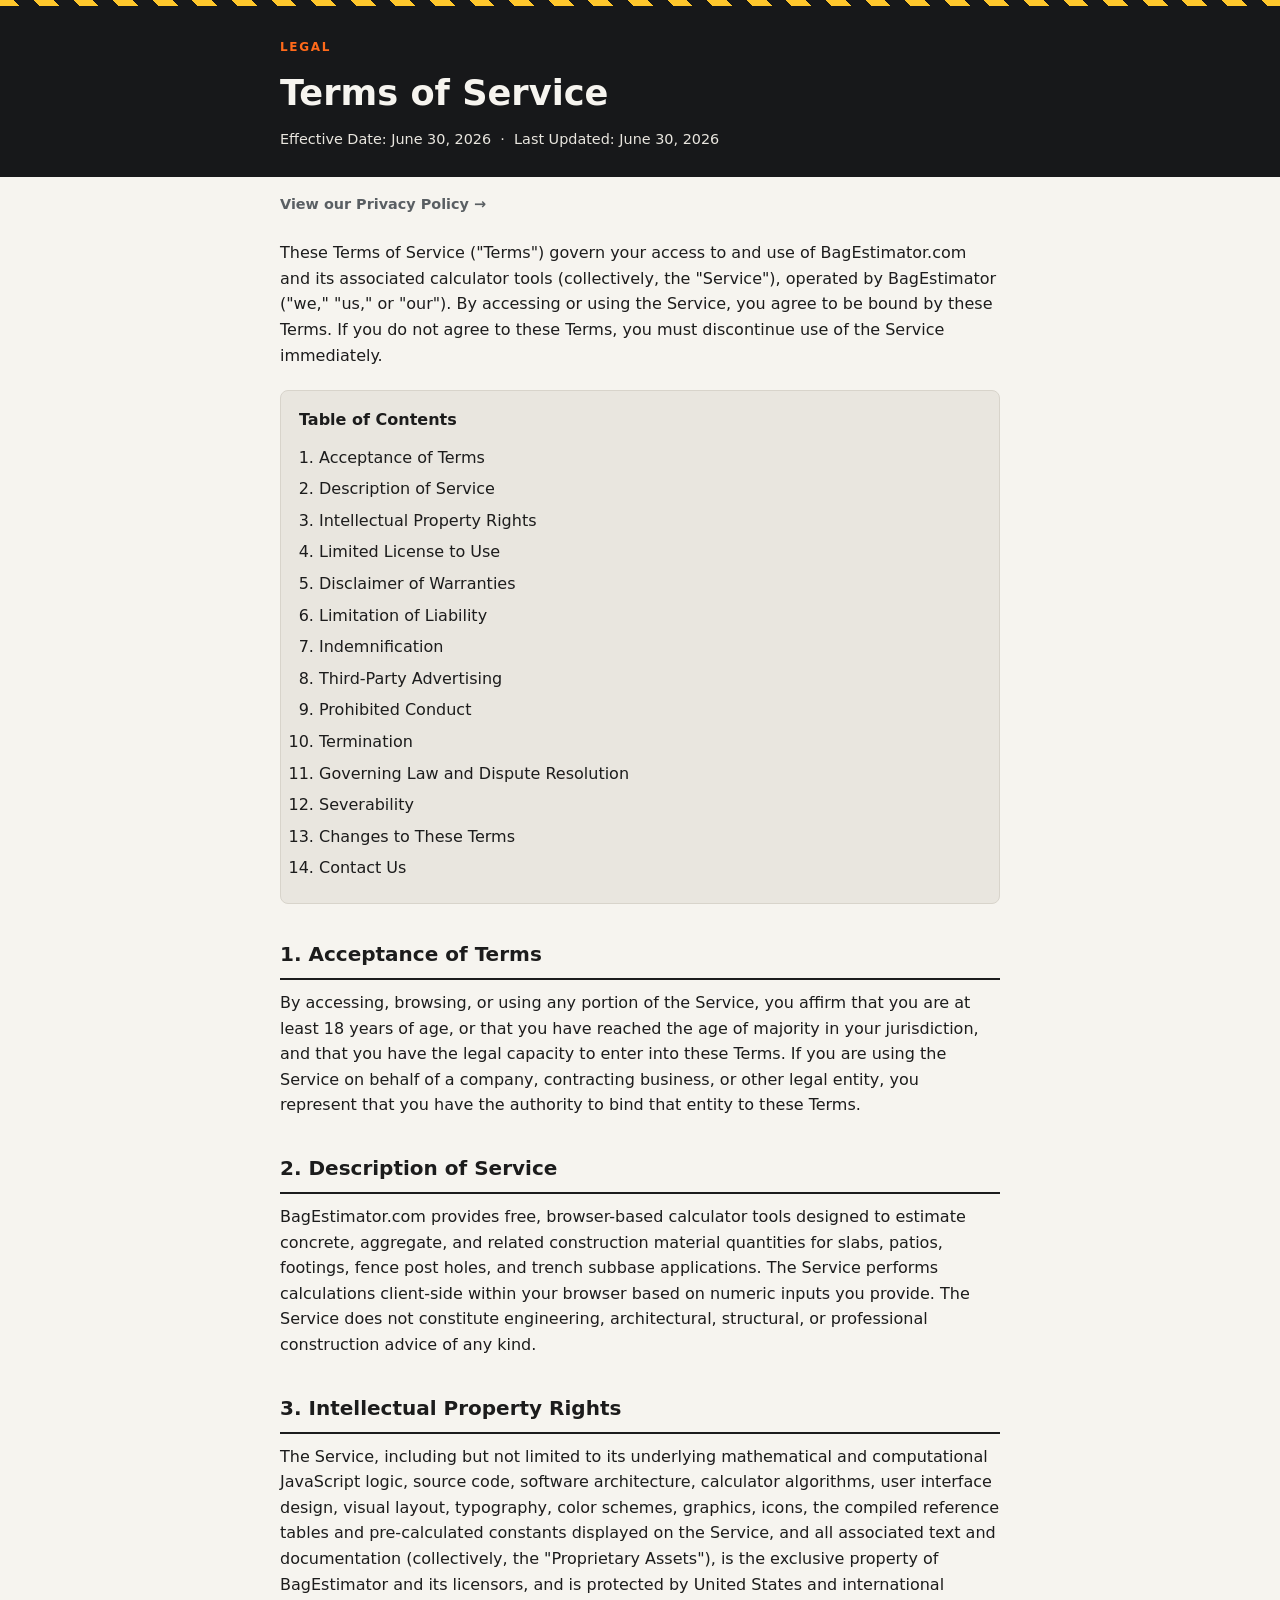
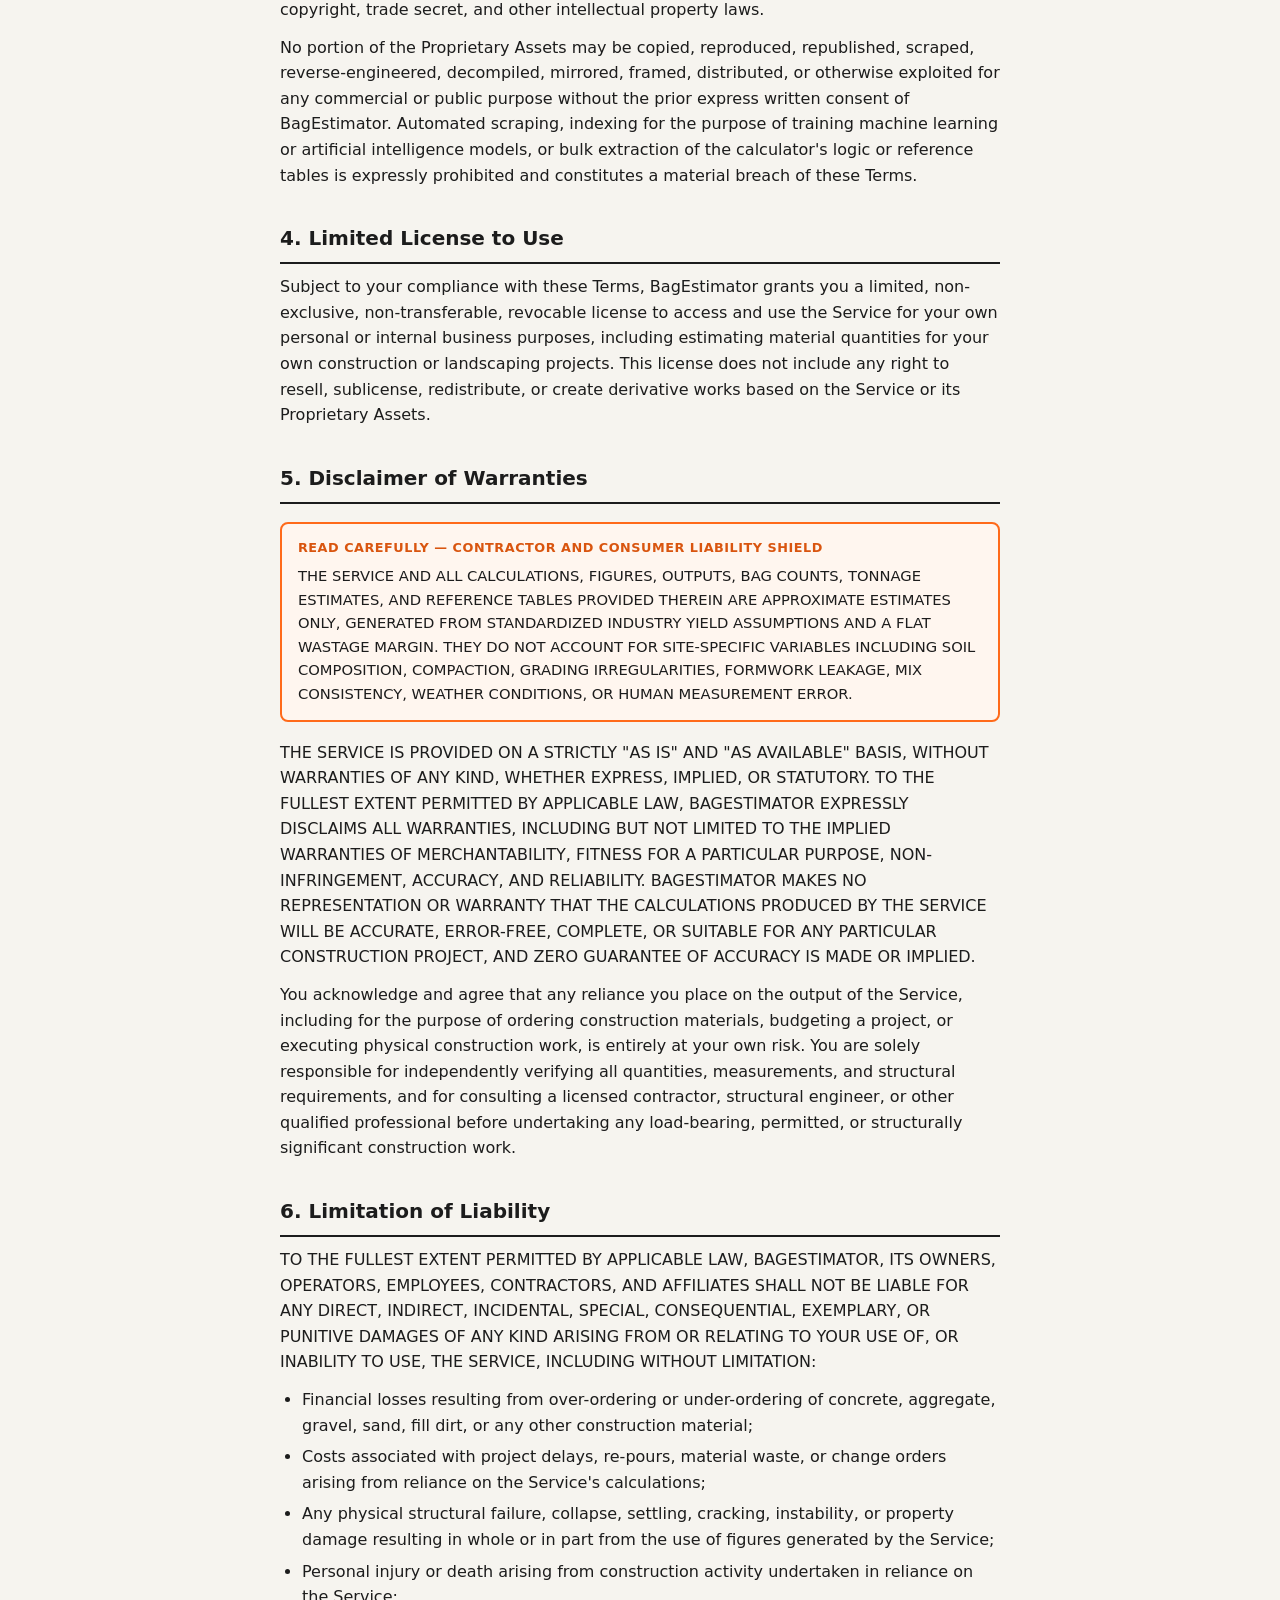
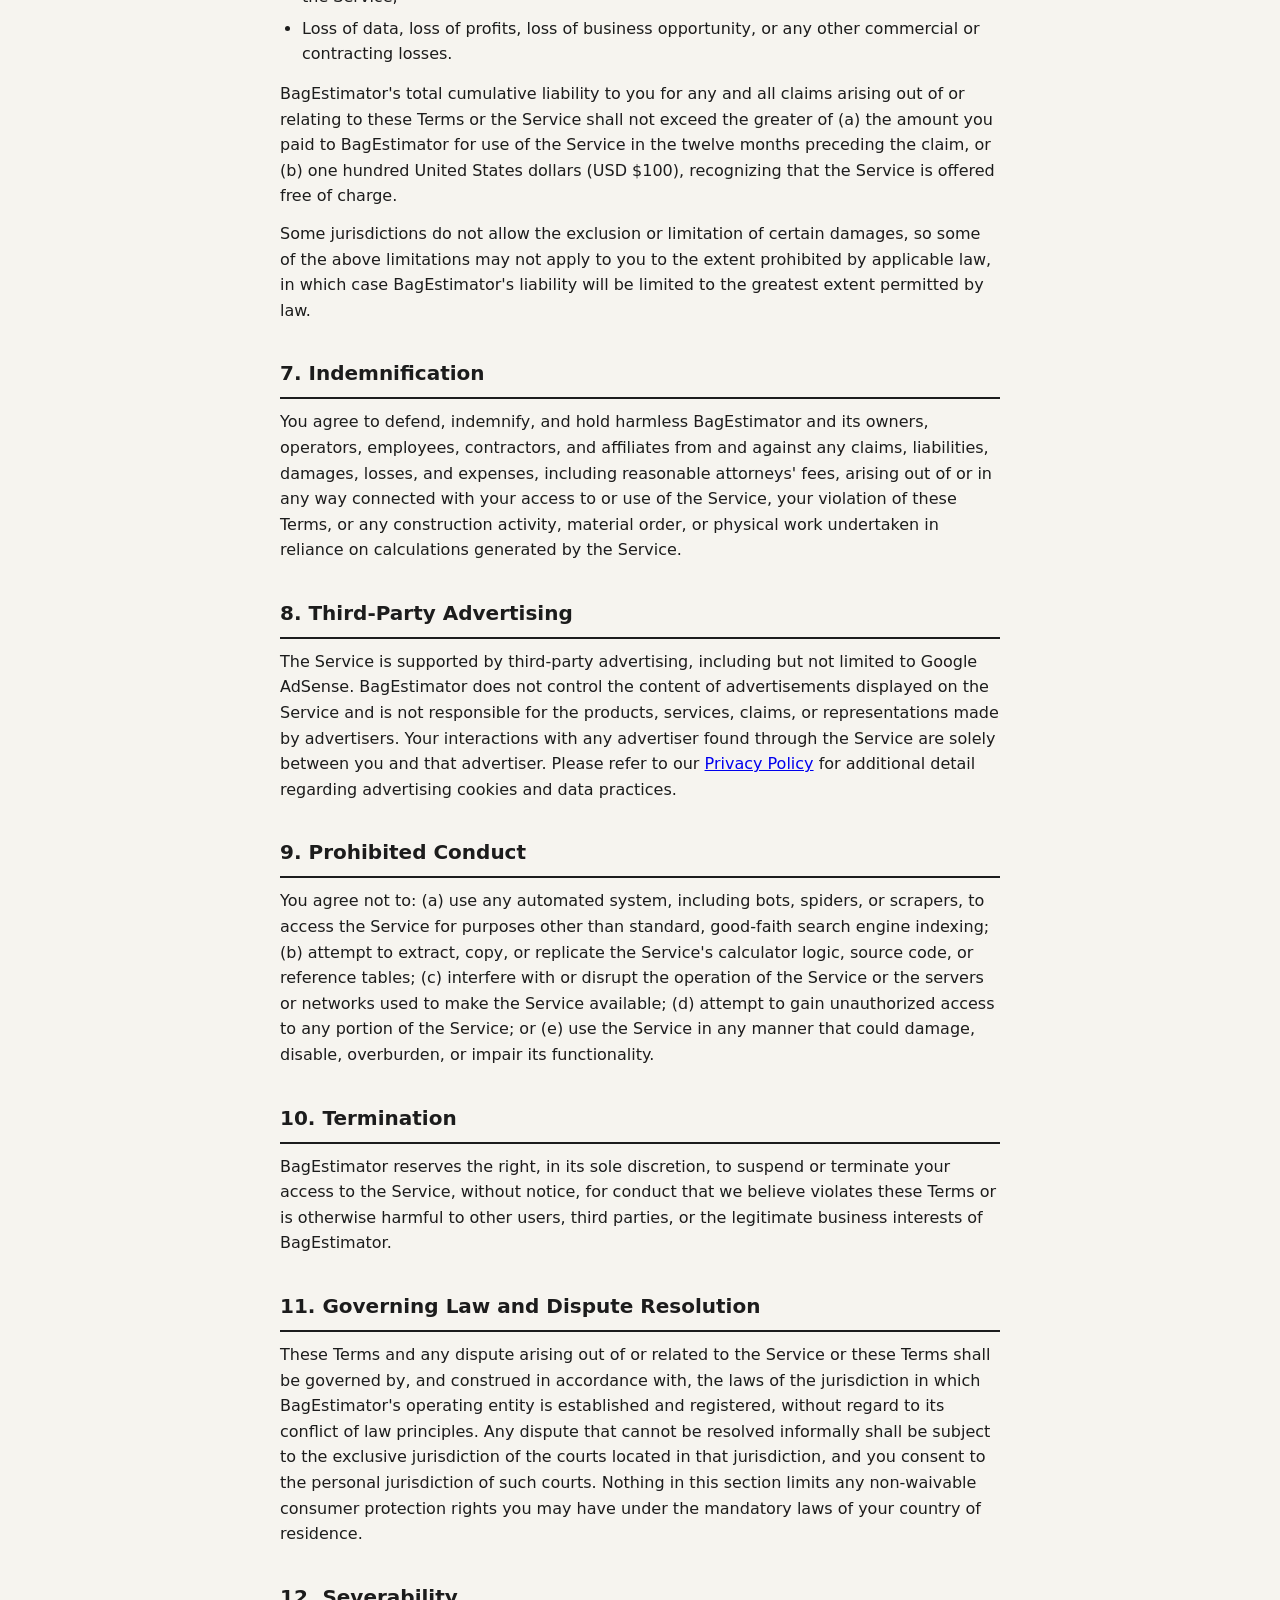
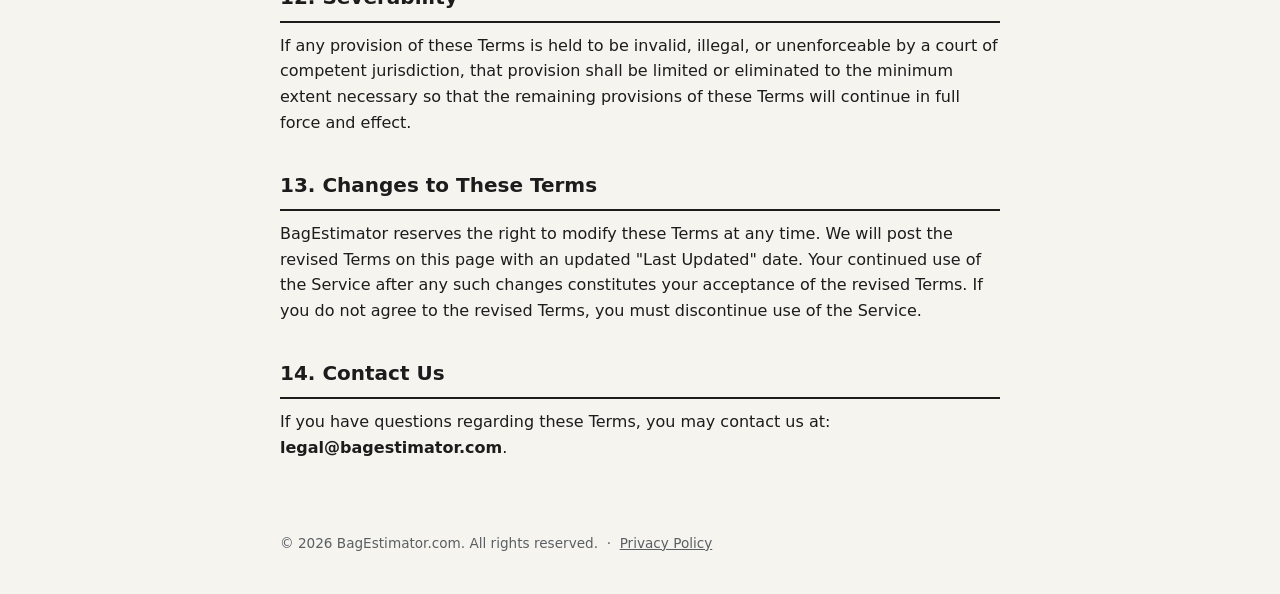
<file: terms.html>
<!DOCTYPE html>
<html lang="en">
<head>
<meta charset="UTF-8">
<meta name="viewport" content="width=device-width, initial-scale=1.0">
<title>Terms of Service | BagEstimator.com</title>
<meta name="description" content="Terms of Service for BagEstimator.com, including intellectual property, disclaimer of warranties, limitation of liability, and governing law.">
<meta name="robots" content="index, follow">
<style>
:root {
  --asphalt-900: #17181a;
  --concrete-100: #f6f4ef;
  --concrete-200: #e9e6df;
  --steel-600: #5a5f63;
  --safety-orange: #ff6a1a;
  --safety-yellow: #ffc72c;
  --ink: #1c1c1c;
  --line: #d8d4cb;
  --font-display: "Bahnschrift", "SF Compact Display", "Arial Narrow", system-ui, sans-serif;
  --font-body: -apple-system, BlinkMacSystemFont, "Segoe UI", Roboto, system-ui, sans-serif;
}
* { box-sizing: border-box; }
body {
  margin: 0;
  background: var(--concrete-100);
  color: var(--ink);
  font-family: var(--font-body);
  line-height: 1.6;
}
.legalhead {
  background: var(--asphalt-900);
  color: var(--concrete-100);
}
.legalhead__bar {
  height: 6px;
  background: repeating-linear-gradient(45deg, var(--safety-yellow), var(--safety-yellow) 14px, var(--asphalt-900) 14px, var(--asphalt-900) 28px);
}
.legalhead__inner {
  max-width: 760px;
  margin: 0 auto;
  padding: 32px 20px 26px;
}
.legalhead__eyebrow {
  font-family: var(--font-display);
  text-transform: uppercase;
  letter-spacing: 0.14em;
  font-size: 0.75rem;
  color: var(--safety-orange);
  margin: 0 0 8px;
  font-weight: 700;
}
.legalhead__title {
  font-family: var(--font-display);
  font-weight: 800;
  font-size: clamp(1.6rem, 6vw, 2.2rem);
  margin: 0 0 6px;
}
.legalhead__updated {
  margin: 0;
  color: var(--concrete-200);
  font-size: 0.9rem;
}
nav.legalnav {
  max-width: 760px;
  margin: 0 auto;
  padding: 14px 20px 0;
}
nav.legalnav a {
  color: var(--steel-600);
  text-decoration: none;
  font-weight: 700;
  font-size: 0.9rem;
  border-bottom: 2px solid transparent;
}
nav.legalnav a:hover {
  color: var(--safety-orange);
  border-bottom-color: var(--safety-orange);
}
main.legal {
  max-width: 760px;
  margin: 0 auto;
  padding: 24px 20px 60px;
}
main.legal h2 {
  font-family: var(--font-display);
  font-size: 1.25rem;
  font-weight: 800;
  margin: 34px 0 10px;
  padding-bottom: 8px;
  border-bottom: 2px solid var(--ink);
}
main.legal h3 {
  font-family: var(--font-display);
  font-size: 1.02rem;
  font-weight: 700;
  margin: 20px 0 8px;
  color: var(--ink);
}
main.legal p {
  margin: 0 0 12px;
}
main.legal ul {
  margin: 0 0 14px;
  padding-left: 22px;
}
main.legal li {
  margin-bottom: 6px;
}
.legal__callout {
  border: 2px solid var(--safety-orange);
  background: #fff6ef;
  border-radius: 8px;
  padding: 14px 16px;
  margin: 18px 0;
  font-size: 0.92rem;
}
.legal__callout strong {
  display: block;
  margin-bottom: 6px;
  font-family: var(--font-display);
  text-transform: uppercase;
  letter-spacing: 0.04em;
  font-size: 0.8rem;
  color: var(--safety-orange-dark, #d9550f);
}
.legal__toc {
  background: var(--concrete-200);
  border: 1px solid var(--line);
  border-radius: 8px;
  padding: 16px 18px;
  margin: 22px 0;
}
.legal__toc p {
  font-family: var(--font-display);
  font-weight: 700;
  margin: 0 0 8px;
}
.legal__toc ol {
  margin: 0;
  padding-left: 20px;
}
.legal__toc a {
  color: var(--ink);
  text-decoration: none;
}
.legal__toc a:hover {
  color: var(--safety-orange);
}
.legalfoot {
  max-width: 760px;
  margin: 0 auto;
  padding: 0 20px 40px;
  font-size: 0.85rem;
  color: var(--steel-600);
}
</style>
</head>
<body>

<header class="legalhead">
  <div class="legalhead__bar"></div>
  <div class="legalhead__inner">
    <p class="legalhead__eyebrow">Legal</p>
    <h1 class="legalhead__title">Terms of Service</h1>
    <p class="legalhead__updated">Effective Date: June 30, 2026 &nbsp;&middot;&nbsp; Last Updated: June 30, 2026</p>
  </div>
</header>

<nav class="legalnav">
  <a href="/privacy.html">View our Privacy Policy &rarr;</a>
</nav>

<main class="legal">

  <p>These Terms of Service ("Terms") govern your access to and use of BagEstimator.com and its associated calculator tools (collectively, the "Service"), operated by BagEstimator ("we," "us," or "our"). By accessing or using the Service, you agree to be bound by these Terms. If you do not agree to these Terms, you must discontinue use of the Service immediately.</p>

  <div class="legal__toc">
    <p>Table of Contents</p>
    <ol>
      <li><a href="#acceptance">Acceptance of Terms</a></li>
      <li><a href="#description">Description of Service</a></li>
      <li><a href="#ip">Intellectual Property Rights</a></li>
      <li><a href="#license">Limited License to Use</a></li>
      <li><a href="#disclaimer">Disclaimer of Warranties</a></li>
      <li><a href="#liability">Limitation of Liability</a></li>
      <li><a href="#indemnification">Indemnification</a></li>
      <li><a href="#advertising">Third-Party Advertising</a></li>
      <li><a href="#conduct">Prohibited Conduct</a></li>
      <li><a href="#termination">Termination</a></li>
      <li><a href="#governing-law">Governing Law and Dispute Resolution</a></li>
      <li><a href="#severability">Severability</a></li>
      <li><a href="#changes">Changes to These Terms</a></li>
      <li><a href="#contact">Contact Us</a></li>
    </ol>
  </div>

  <h2 id="acceptance">1. Acceptance of Terms</h2>
  <p>By accessing, browsing, or using any portion of the Service, you affirm that you are at least 18 years of age, or that you have reached the age of majority in your jurisdiction, and that you have the legal capacity to enter into these Terms. If you are using the Service on behalf of a company, contracting business, or other legal entity, you represent that you have the authority to bind that entity to these Terms.</p>

  <h2 id="description">2. Description of Service</h2>
  <p>BagEstimator.com provides free, browser-based calculator tools designed to estimate concrete, aggregate, and related construction material quantities for slabs, patios, footings, fence post holes, and trench subbase applications. The Service performs calculations client-side within your browser based on numeric inputs you provide. The Service does not constitute engineering, architectural, structural, or professional construction advice of any kind.</p>

  <h2 id="ip">3. Intellectual Property Rights</h2>
  <p>The Service, including but not limited to its underlying mathematical and computational JavaScript logic, source code, software architecture, calculator algorithms, user interface design, visual layout, typography, color schemes, graphics, icons, the compiled reference tables and pre-calculated constants displayed on the Service, and all associated text and documentation (collectively, the "Proprietary Assets"), is the exclusive property of BagEstimator and its licensors, and is protected by United States and international copyright, trade secret, and other intellectual property laws.</p>
  <p>No portion of the Proprietary Assets may be copied, reproduced, republished, scraped, reverse-engineered, decompiled, mirrored, framed, distributed, or otherwise exploited for any commercial or public purpose without the prior express written consent of BagEstimator. Automated scraping, indexing for the purpose of training machine learning or artificial intelligence models, or bulk extraction of the calculator's logic or reference tables is expressly prohibited and constitutes a material breach of these Terms.</p>

  <h2 id="license">4. Limited License to Use</h2>
  <p>Subject to your compliance with these Terms, BagEstimator grants you a limited, non-exclusive, non-transferable, revocable license to access and use the Service for your own personal or internal business purposes, including estimating material quantities for your own construction or landscaping projects. This license does not include any right to resell, sublicense, redistribute, or create derivative works based on the Service or its Proprietary Assets.</p>

  <h2 id="disclaimer">5. Disclaimer of Warranties</h2>
  <div class="legal__callout">
    <strong>Read Carefully &mdash; Contractor and Consumer Liability Shield</strong>
    THE SERVICE AND ALL CALCULATIONS, FIGURES, OUTPUTS, BAG COUNTS, TONNAGE ESTIMATES, AND REFERENCE TABLES PROVIDED THEREIN ARE APPROXIMATE ESTIMATES ONLY, GENERATED FROM STANDARDIZED INDUSTRY YIELD ASSUMPTIONS AND A FLAT WASTAGE MARGIN. THEY DO NOT ACCOUNT FOR SITE-SPECIFIC VARIABLES INCLUDING SOIL COMPOSITION, COMPACTION, GRADING IRREGULARITIES, FORMWORK LEAKAGE, MIX CONSISTENCY, WEATHER CONDITIONS, OR HUMAN MEASUREMENT ERROR.
  </div>
  <p>THE SERVICE IS PROVIDED ON A STRICTLY "AS IS" AND "AS AVAILABLE" BASIS, WITHOUT WARRANTIES OF ANY KIND, WHETHER EXPRESS, IMPLIED, OR STATUTORY. TO THE FULLEST EXTENT PERMITTED BY APPLICABLE LAW, BAGESTIMATOR EXPRESSLY DISCLAIMS ALL WARRANTIES, INCLUDING BUT NOT LIMITED TO THE IMPLIED WARRANTIES OF MERCHANTABILITY, FITNESS FOR A PARTICULAR PURPOSE, NON-INFRINGEMENT, ACCURACY, AND RELIABILITY. BAGESTIMATOR MAKES NO REPRESENTATION OR WARRANTY THAT THE CALCULATIONS PRODUCED BY THE SERVICE WILL BE ACCURATE, ERROR-FREE, COMPLETE, OR SUITABLE FOR ANY PARTICULAR CONSTRUCTION PROJECT, AND ZERO GUARANTEE OF ACCURACY IS MADE OR IMPLIED.</p>
  <p>You acknowledge and agree that any reliance you place on the output of the Service, including for the purpose of ordering construction materials, budgeting a project, or executing physical construction work, is entirely at your own risk. You are solely responsible for independently verifying all quantities, measurements, and structural requirements, and for consulting a licensed contractor, structural engineer, or other qualified professional before undertaking any load-bearing, permitted, or structurally significant construction work.</p>

  <h2 id="liability">6. Limitation of Liability</h2>
  <p>TO THE FULLEST EXTENT PERMITTED BY APPLICABLE LAW, BAGESTIMATOR, ITS OWNERS, OPERATORS, EMPLOYEES, CONTRACTORS, AND AFFILIATES SHALL NOT BE LIABLE FOR ANY DIRECT, INDIRECT, INCIDENTAL, SPECIAL, CONSEQUENTIAL, EXEMPLARY, OR PUNITIVE DAMAGES OF ANY KIND ARISING FROM OR RELATING TO YOUR USE OF, OR INABILITY TO USE, THE SERVICE, INCLUDING WITHOUT LIMITATION:</p>
  <ul>
    <li>Financial losses resulting from over-ordering or under-ordering of concrete, aggregate, gravel, sand, fill dirt, or any other construction material;</li>
    <li>Costs associated with project delays, re-pours, material waste, or change orders arising from reliance on the Service's calculations;</li>
    <li>Any physical structural failure, collapse, settling, cracking, instability, or property damage resulting in whole or in part from the use of figures generated by the Service;</li>
    <li>Personal injury or death arising from construction activity undertaken in reliance on the Service;</li>
    <li>Loss of data, loss of profits, loss of business opportunity, or any other commercial or contracting losses.</li>
  </ul>
  <p>BagEstimator's total cumulative liability to you for any and all claims arising out of or relating to these Terms or the Service shall not exceed the greater of (a) the amount you paid to BagEstimator for use of the Service in the twelve months preceding the claim, or (b) one hundred United States dollars (USD $100), recognizing that the Service is offered free of charge.</p>
  <p>Some jurisdictions do not allow the exclusion or limitation of certain damages, so some of the above limitations may not apply to you to the extent prohibited by applicable law, in which case BagEstimator's liability will be limited to the greatest extent permitted by law.</p>

  <h2 id="indemnification">7. Indemnification</h2>
  <p>You agree to defend, indemnify, and hold harmless BagEstimator and its owners, operators, employees, contractors, and affiliates from and against any claims, liabilities, damages, losses, and expenses, including reasonable attorneys' fees, arising out of or in any way connected with your access to or use of the Service, your violation of these Terms, or any construction activity, material order, or physical work undertaken in reliance on calculations generated by the Service.</p>

  <h2 id="advertising">8. Third-Party Advertising</h2>
  <p>The Service is supported by third-party advertising, including but not limited to Google AdSense. BagEstimator does not control the content of advertisements displayed on the Service and is not responsible for the products, services, claims, or representations made by advertisers. Your interactions with any advertiser found through the Service are solely between you and that advertiser. Please refer to our <a href="/privacy.html">Privacy Policy</a> for additional detail regarding advertising cookies and data practices.</p>

  <h2 id="conduct">9. Prohibited Conduct</h2>
  <p>You agree not to: (a) use any automated system, including bots, spiders, or scrapers, to access the Service for purposes other than standard, good-faith search engine indexing; (b) attempt to extract, copy, or replicate the Service's calculator logic, source code, or reference tables; (c) interfere with or disrupt the operation of the Service or the servers or networks used to make the Service available; (d) attempt to gain unauthorized access to any portion of the Service; or (e) use the Service in any manner that could damage, disable, overburden, or impair its functionality.</p>

  <h2 id="termination">10. Termination</h2>
  <p>BagEstimator reserves the right, in its sole discretion, to suspend or terminate your access to the Service, without notice, for conduct that we believe violates these Terms or is otherwise harmful to other users, third parties, or the legitimate business interests of BagEstimator.</p>

  <h2 id="governing-law">11. Governing Law and Dispute Resolution</h2>
  <p>These Terms and any dispute arising out of or related to the Service or these Terms shall be governed by, and construed in accordance with, the laws of the jurisdiction in which BagEstimator's operating entity is established and registered, without regard to its conflict of law principles. Any dispute that cannot be resolved informally shall be subject to the exclusive jurisdiction of the courts located in that jurisdiction, and you consent to the personal jurisdiction of such courts. Nothing in this section limits any non-waivable consumer protection rights you may have under the mandatory laws of your country of residence.</p>

  <h2 id="severability">12. Severability</h2>
  <p>If any provision of these Terms is held to be invalid, illegal, or unenforceable by a court of competent jurisdiction, that provision shall be limited or eliminated to the minimum extent necessary so that the remaining provisions of these Terms will continue in full force and effect.</p>

  <h2 id="changes">13. Changes to These Terms</h2>
  <p>BagEstimator reserves the right to modify these Terms at any time. We will post the revised Terms on this page with an updated "Last Updated" date. Your continued use of the Service after any such changes constitutes your acceptance of the revised Terms. If you do not agree to the revised Terms, you must discontinue use of the Service.</p>

  <h2 id="contact">14. Contact Us</h2>
  <p>If you have questions regarding these Terms, you may contact us at: <strong>legal@bagestimator.com</strong>.</p>

</main>

<footer class="legalfoot">
  &copy; 2026 BagEstimator.com. All rights reserved. &nbsp;&middot;&nbsp; <a href="/privacy.html" style="color: var(--steel-600);">Privacy Policy</a>
</footer>

</body>
</html>
</file>
<file: style.css>
:root {
  --asphalt-900: #17181a;
  --asphalt-800: #232527;
  --concrete-200: #e9e6df;
  --concrete-100: #f6f4ef;
  --steel-600: #5a5f63;
  --safety-orange: #ff6a1a;
  --safety-orange-dark: #d9550f;
  --safety-yellow: #ffc72c;
  --ink: #1c1c1c;
  --line: #d8d4cb;
  --radius: 10px;
  --font-display: "Bahnschrift", "SF Compact Display", "Arial Narrow", system-ui, sans-serif;
  --font-body: -apple-system, BlinkMacSystemFont, "Segoe UI", Roboto, system-ui, sans-serif;
}

* { box-sizing: border-box; }

html { -webkit-text-size-adjust: 100%; }

body {
  margin: 0;
  background:
    repeating-linear-gradient(0deg, rgba(23,24,26,0.035) 0, rgba(23,24,26,0.035) 1px, transparent 1px, transparent 40px),
    repeating-linear-gradient(90deg, rgba(23,24,26,0.035) 0, rgba(23,24,26,0.035) 1px, transparent 1px, transparent 40px),
    var(--concrete-100);
  color: var(--ink);
  font-family: var(--font-body);
  line-height: 1.5;
}

.adslot {
  width: 100%;
  min-height: 0;
}
.adslot:empty {
  display: none !important;
  margin: 0 !important;
  padding: 0 !important;
}

.sitehead {
  background: var(--asphalt-900);
  color: var(--concrete-100);
  position: relative;
  overflow: hidden;
}
.sitehead__bar {
  height: 6px;
  background: repeating-linear-gradient(
    45deg,
    var(--safety-yellow),
    var(--safety-yellow) 14px,
    var(--asphalt-900) 14px,
    var(--asphalt-900) 28px
  );
}
.sitehead__ruler {
  height: 16px;
  background: var(--asphalt-800);
  background-image: repeating-linear-gradient(
    90deg,
    var(--steel-600) 0,
    var(--steel-600) 1px,
    transparent 1px,
    transparent 12px
  ),
  repeating-linear-gradient(
    90deg,
    var(--concrete-200) 0,
    var(--concrete-200) 1px,
    transparent 1px,
    transparent 60px
  );
  background-size: 12px 8px, 60px 16px;
  background-position: left bottom, left bottom;
  background-repeat: repeat-x;
  opacity: 0.6;
}
.sitehead__inner {
  max-width: 640px;
  margin: 0 auto;
  padding: 28px 20px 24px;
}
.sitehead__eyebrow {
  font-family: var(--font-display);
  text-transform: uppercase;
  letter-spacing: 0.14em;
  font-size: 0.75rem;
  color: var(--safety-orange);
  margin: 0 0 8px;
  font-weight: 700;
}
.sitehead__title {
  font-family: var(--font-display);
  font-weight: 800;
  font-size: clamp(1.6rem, 6vw, 2.3rem);
  margin: 0 0 8px;
  letter-spacing: -0.01em;
}
.sitehead__sub {
  margin: 0;
  color: var(--concrete-200);
  font-size: 0.95rem;
  max-width: 46ch;
}

.appcard {
  max-width: 640px;
  margin: -18px auto 0;
  background: var(--concrete-100);
  border: 1px solid var(--line);
  border-radius: var(--radius);
  box-shadow: 0 10px 30px rgba(0,0,0,0.12);
  position: relative;
  z-index: 2;
  padding: 18px 18px 22px;
}

.unittoggle {
  display: flex;
  align-items: center;
  justify-content: center;
  gap: 12px;
  padding-bottom: 16px;
  margin-bottom: 16px;
  border-bottom: 1px dashed var(--line);
}
.unittoggle__label {
  font-family: var(--font-display);
  font-weight: 700;
  font-size: 0.85rem;
  letter-spacing: 0.04em;
  color: var(--steel-600);
}
.unittoggle__label.is-active { color: var(--ink); }
.unittoggle__switch {
  position: relative;
  width: 52px;
  height: 28px;
  border-radius: 999px;
  background: var(--steel-600);
  border: none;
  cursor: pointer;
  padding: 0;
  flex-shrink: 0;
}
.unittoggle__switch[aria-checked="true"] { background: var(--safety-orange); }
.unittoggle__knob {
  position: absolute;
  top: 3px;
  left: 3px;
  width: 22px;
  height: 22px;
  border-radius: 50%;
  background: #fff;
  transition: transform 0.15s ease;
}
.unittoggle__switch[aria-checked="true"] .unittoggle__knob {
  transform: translateX(24px);
}

.tabbar {
  display: flex;
  gap: 6px;
  margin-bottom: 18px;
}
.tabbar__icon {
  color: var(--steel-600);
}
.tabbar__btn.is-active .tabbar__icon { color: var(--safety-yellow); }
.tabbar__btn {
  flex: 1;
  background: var(--concrete-200);
  border: 1px solid var(--line);
  border-radius: 8px;
  padding: 10px 6px;
  font-family: var(--font-display);
  font-weight: 700;
  font-size: 0.78rem;
  color: var(--steel-600);
  cursor: pointer;
  display: flex;
  flex-direction: column;
  align-items: center;
  gap: 4px;
  line-height: 1.2;
  transition: background 0.12s ease, color 0.12s ease, transform 0.08s ease;
}
.tabbar__btn:hover:not(.is-active) {
  background: #ddd9cf;
}
.tabbar__btn:active {
  transform: scale(0.97);
}
.tabbar__num {
  font-size: 0.65rem;
  color: var(--safety-orange);
  letter-spacing: 0.08em;
}
.tabbar__btn.is-active {
  background: var(--asphalt-900);
  color: var(--concrete-100);
  border-color: var(--asphalt-900);
}
.tabbar__btn.is-active .tabbar__num { color: var(--safety-yellow); }

.panel { display: none; }
.panel.is-active { display: block; }

.panel__title {
  font-family: var(--font-display);
  font-size: 1.1rem;
  font-weight: 800;
  margin: 0 0 16px;
  padding-bottom: 10px;
  border-bottom: 2px solid var(--ink);
}

.panel__linkout {
  margin: -6px 0 16px;
  font-size: 0.9rem;
}
.panel__linkout a {
  color: var(--safety-orange-dark);
  font-weight: 700;
  text-decoration: none;
}
.panel__linkout a:hover {
  text-decoration: underline;
}

.field {
  margin-bottom: 14px;
}
.field label {
  display: block;
  font-weight: 700;
  font-size: 0.95rem;
  margin-bottom: 6px;
  color: var(--ink);
}
.field input,
.field select {
  width: 100%;
  font-size: 16px;
  padding: 13px 12px;
  border: 1.5px solid var(--line);
  border-radius: 8px;
  background: #fff;
  color: var(--ink);
  font-family: var(--font-body);
  appearance: none;
  -webkit-appearance: none;
  transition: border-color 0.12s ease;
}
.field input:hover,
.field select:hover {
  border-color: var(--steel-600);
}
.field select {
  background-image: linear-gradient(45deg, transparent 50%, var(--steel-600) 50%), linear-gradient(135deg, var(--steel-600) 50%, transparent 50%);
  background-position: calc(100% - 18px) center, calc(100% - 13px) center;
  background-size: 5px 5px, 5px 5px;
  background-repeat: no-repeat;
  padding-right: 34px;
}
.field input:focus,
.field select:focus {
  outline: 3px solid var(--safety-orange);
  outline-offset: 1px;
  border-color: var(--safety-orange);
}

.results {
  margin-top: 20px;
  background: var(--asphalt-900);
  border-radius: 8px;
  padding: 16px 16px 18px;
  position: relative;
  clip-path: polygon(0 0, calc(100% - 18px) 0, 100% 18px, 100% 100%, 0 100%);
}
.results::before {
  content: "";
  display: block;
  height: 5px;
  margin: -16px -16px 14px;
  border-radius: 8px 8px 0 0;
  background: repeating-linear-gradient(
    45deg,
    var(--safety-yellow),
    var(--safety-yellow) 10px,
    var(--asphalt-900) 10px,
    var(--asphalt-900) 20px
  );
}
.results__row {
  display: flex;
  justify-content: space-between;
  align-items: baseline;
  padding: 7px 0;
  color: var(--concrete-200);
  font-size: 0.92rem;
  border-bottom: 1px solid rgba(255,255,255,0.08);
}
.results__row:last-child { border-bottom: none; }
.results__value { font-family: var(--font-display); font-weight: 700; color: #fff; }
.results__row--hero {
  padding-top: 14px;
  align-items: center;
}
.results__row--hero .results__label {
  color: var(--safety-yellow);
  font-weight: 700;
  text-transform: uppercase;
  font-size: 0.78rem;
  letter-spacing: 0.06em;
}
.results__value--hero {
  font-size: 2rem;
  color: var(--safety-orange);
}
.results__value small { font-weight: 600; font-size: 0.7em; color: var(--concrete-200); }

.seo {
  max-width: 640px;
  margin: 36px auto 0;
  padding: 0 20px;
}
.seo h2 {
  font-family: var(--font-display);
  font-size: 1.05rem;
  margin: 28px 0 8px;
}
.seo h3 {
  font-family: var(--font-display);
  font-size: 0.95rem;
  margin: 20px 0 6px;
}
.seo p { margin: 0 0 4px; color: #3a3a38; }
.faq-item {
  margin-bottom: 18px;
}
.faq-item h3 {
  font-family: var(--font-display);
  font-size: 0.95rem;
  margin: 0 0 6px;
}
.faq-item p { margin: 0; color: #3a3a38; }
.seo__table {
  width: 100%;
  border-collapse: collapse;
  margin: 16px 0 8px;
  font-size: 0.88rem;
}
.seo__table caption {
  text-align: left;
  font-weight: 700;
  margin-bottom: 8px;
  font-family: var(--font-display);
}
.seo__table th, .seo__table td {
  border: 1px solid var(--line);
  padding: 8px 10px;
  text-align: left;
}
.seo__table th {
  background: var(--asphalt-900);
  color: #fff;
}
.seo__table tr:nth-child(even) td { background: var(--concrete-200); }

.sitefoot {
  max-width: 640px;
  margin: 32px auto 0;
  padding: 0 20px 40px;
}
.sitefoot__disclaimer {
  border: 2px solid var(--safety-orange);
  background: #fff6ef;
  border-radius: 8px;
  padding: 14px 16px;
  font-size: 0.85rem;
  color: #4a3a2c;
}
.sitefoot__links {
  margin-top: 14px;
  text-align: center;
  font-size: 0.85rem;
}
.sitefoot__links a {
  color: var(--steel-600);
  text-decoration: none;
  font-weight: 700;
}
.sitefoot__links a:hover {
  color: var(--safety-orange);
  text-decoration: underline;
}
.sitefoot__divider {
  margin: 0 8px;
  color: var(--line);
}

@media (min-width: 540px) {
  .field--pair { display: flex; gap: 12px; }
}

@media (prefers-reduced-motion: reduce) {
  .unittoggle__knob { transition: none; }
}
</file>
